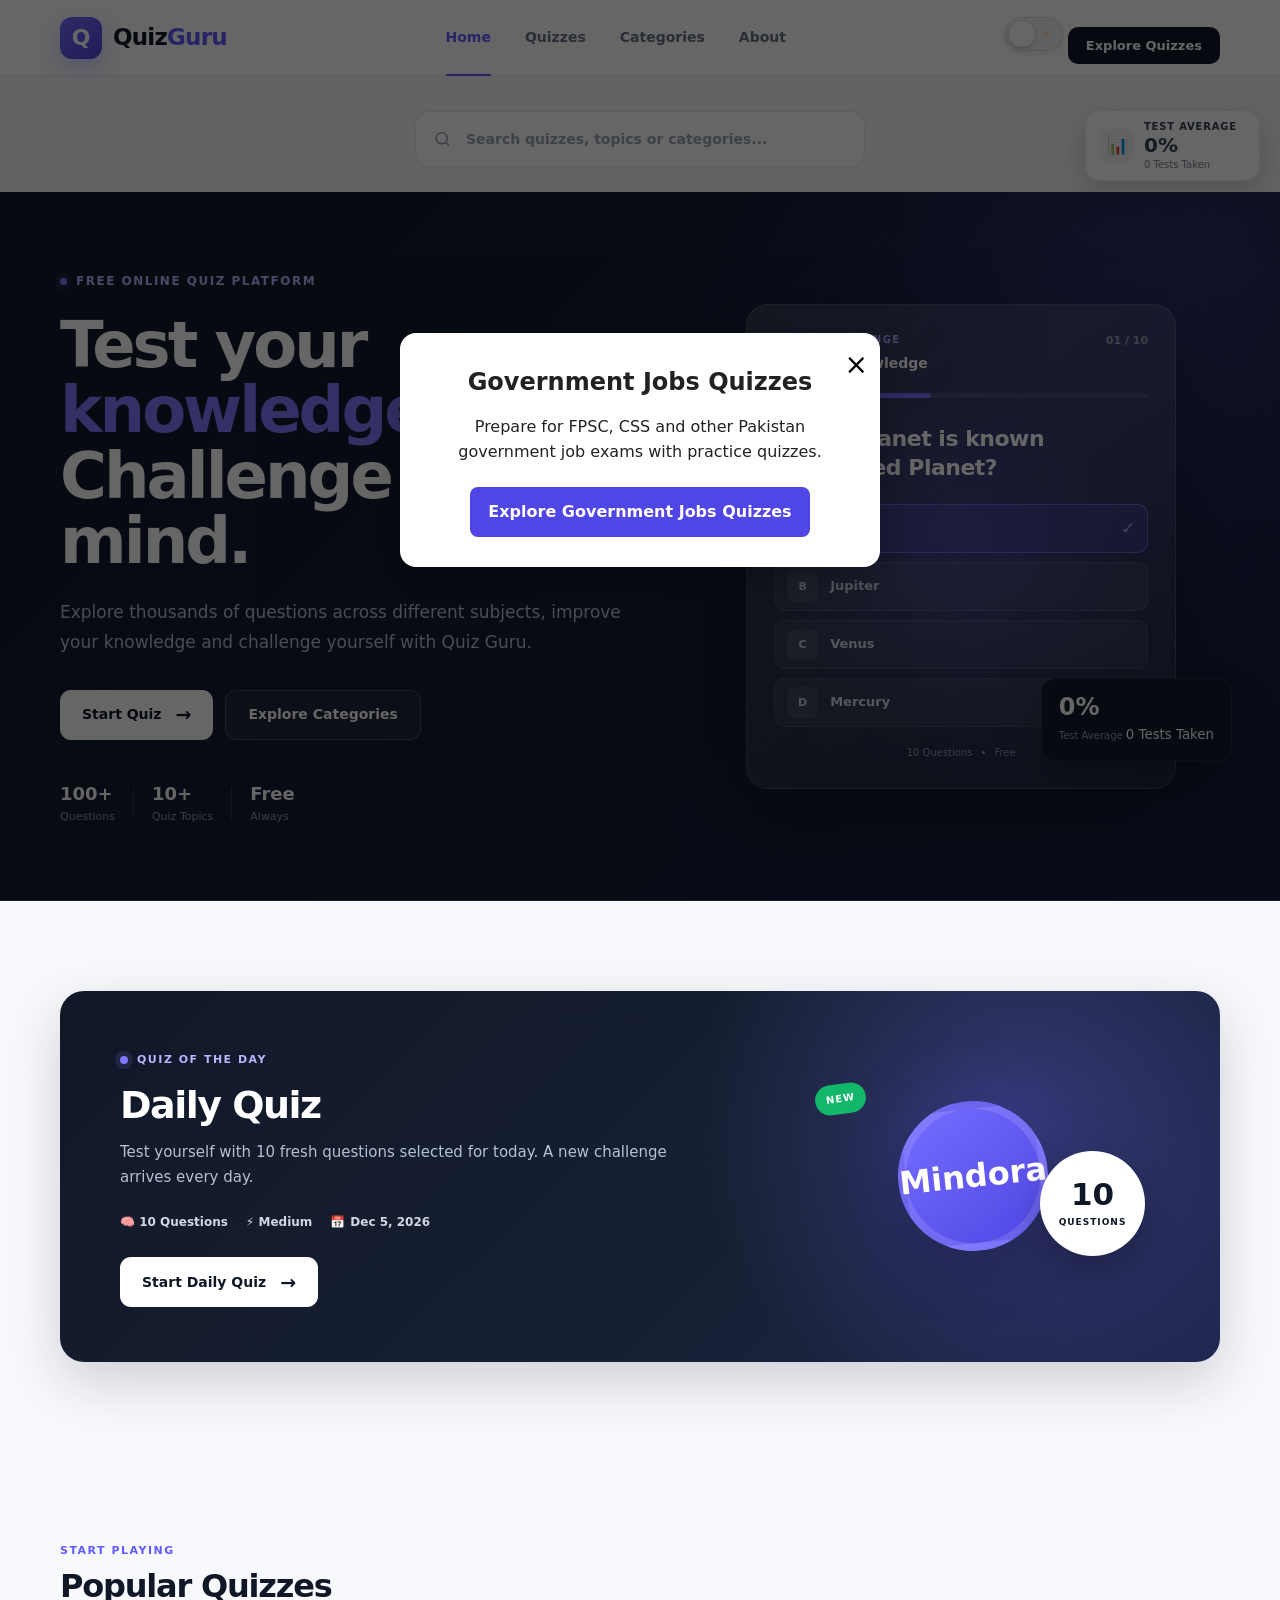
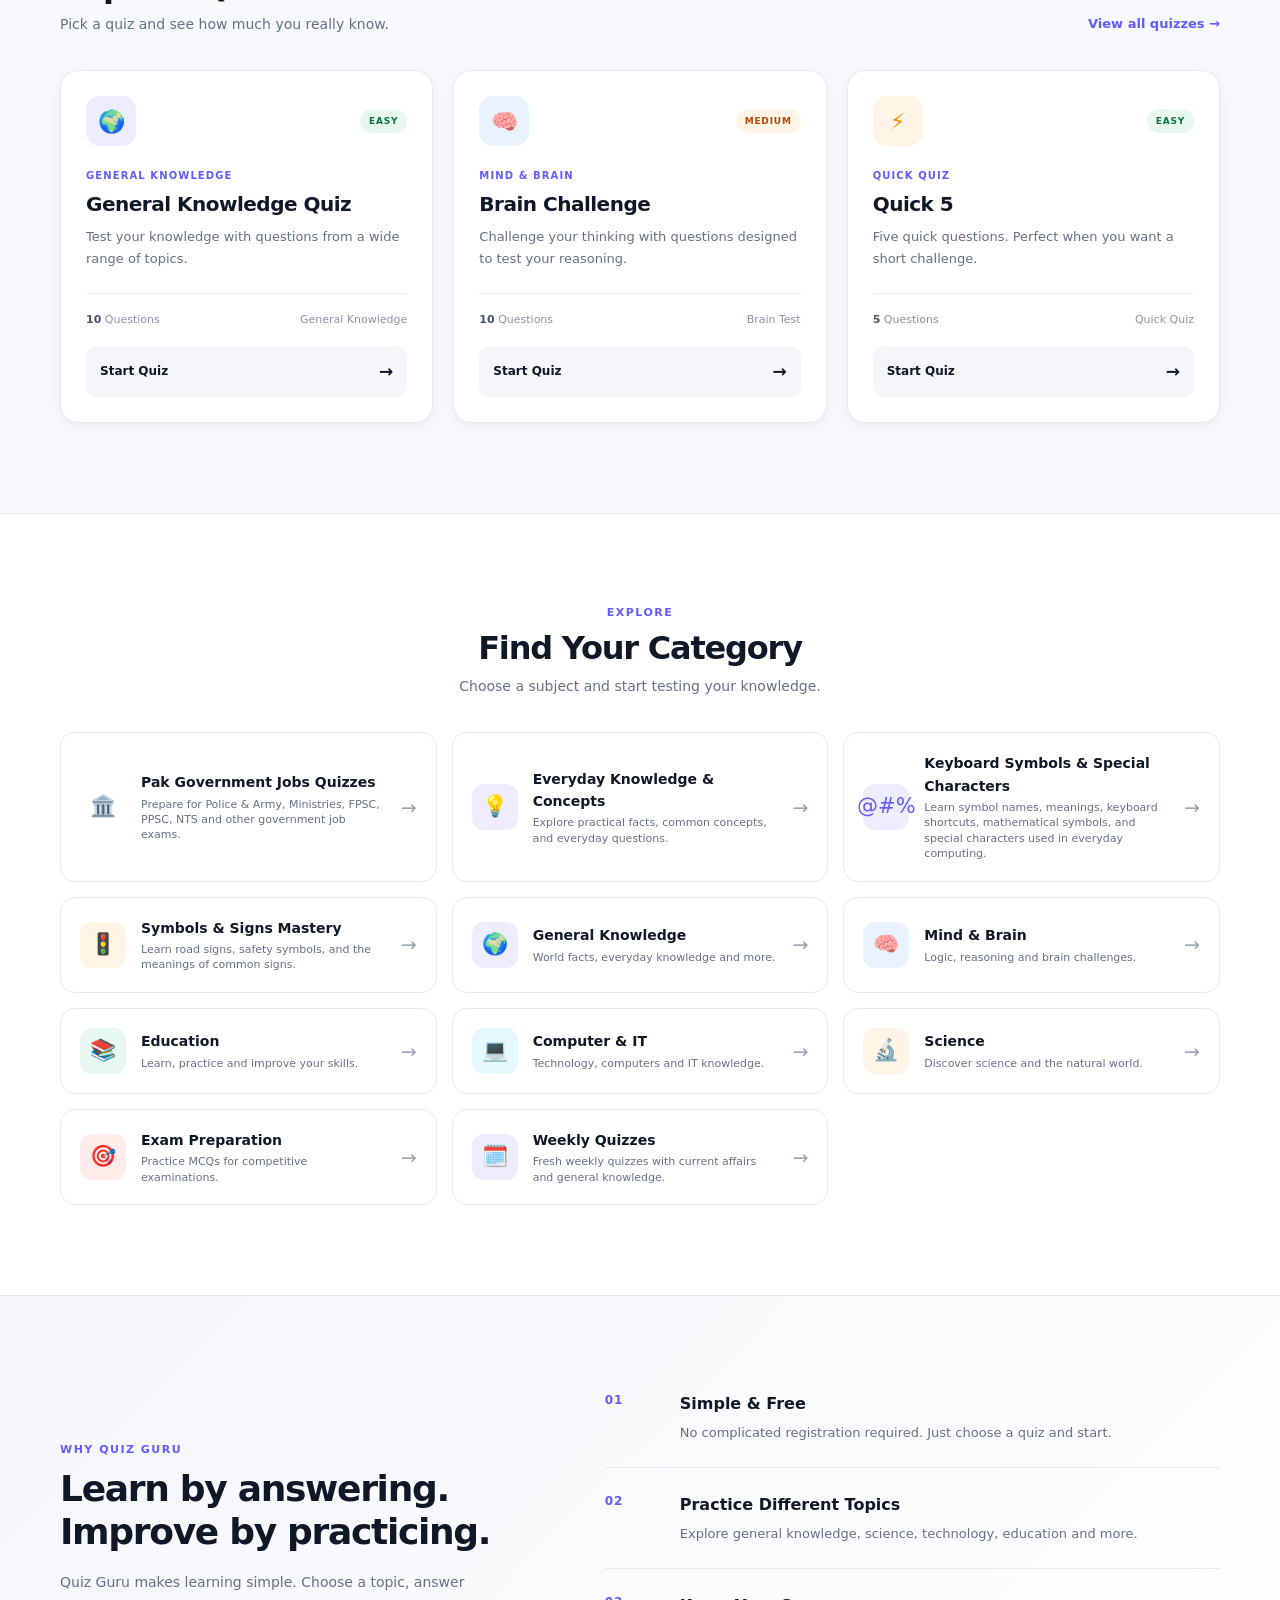
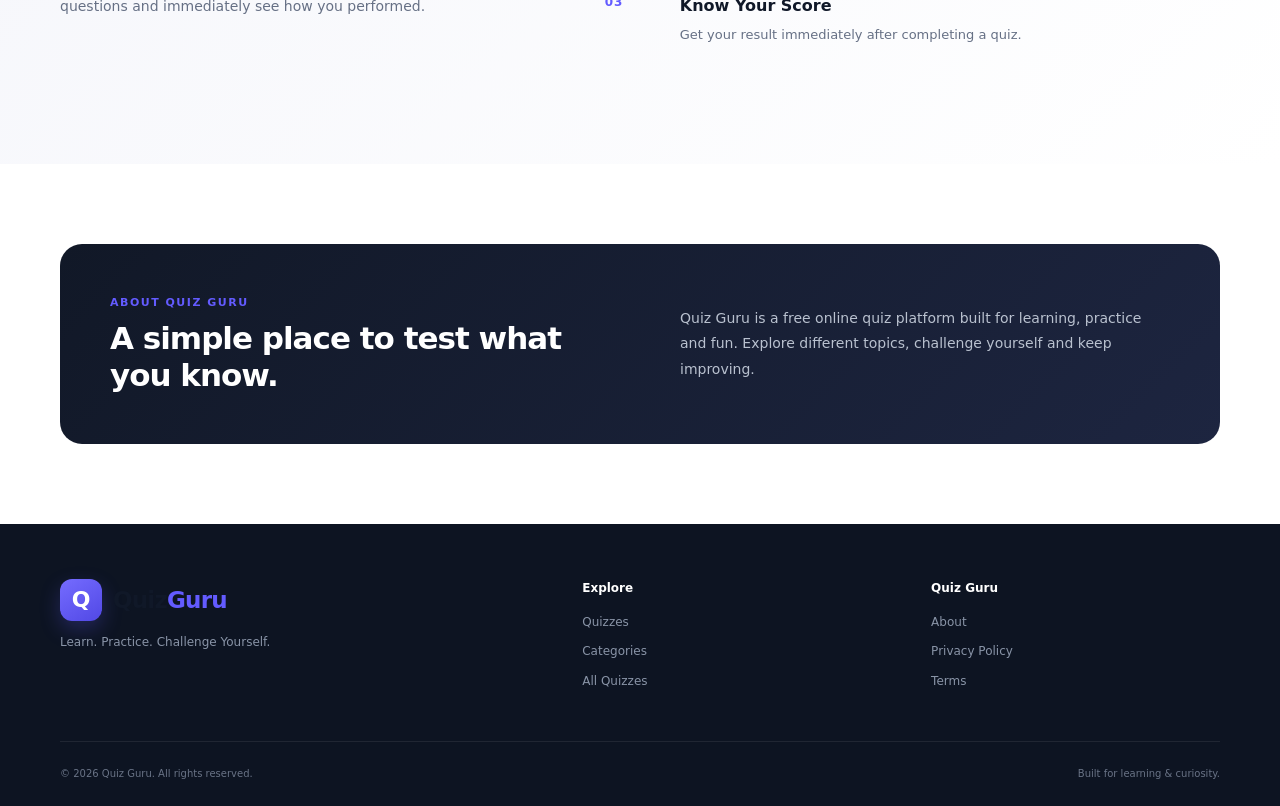
<file: index.html>
<!DOCTYPE html>
<html lang="en">

<head>

    <meta charset="UTF-8">

    <meta
        name="viewport"
        content="width=device-width, initial-scale=1.0"
    >

    <title>Quiz Guru — Test Your Knowledge</title>
    <link rel="icon" type="image/png" sizes="96x96" href="/favicon-96x96.png">

    <meta
        name="description"
        content="Quiz Guru is a free online quiz platform for general knowledge, science, history, computer, education and exam preparation."
    >

    <link
        rel="stylesheet"
        href="css/style.css"
    >
    <link
    rel="icon"
    type="image/svg+xml"
    href="data:image/svg+xml,%3Csvg xmlns='http://www.w3.org/2000/svg' viewBox='0 0 100 100'%3E%3Cdefs%3E%3ClinearGradient id='g' x1='0%25' y1='0%25' x2='100%25' y2='100%25'%3E%3Cstop offset='0%25' stop-color='%23756cff'/%3E%3Cstop offset='100%25' stop-color='%235148e5'/%3E%3C/linearGradient%3E%3C/defs%3E%3Crect width='100' height='100' rx='22' fill='url(%23g)'/%3E%3Ctext x='50' y='72' text-anchor='middle' font-family='Arial,sans-serif' font-size='62' font-weight='900' fill='white'%3EQ%3C/text%3E%3C/svg%3E"
>

</head>


<body>


    <!-- =========================
         HEADER
    ========================== -->

    <header class="site-header">

        <div class="container header-inner">

            <a
                href="index.html"
                class="brand"
            >

                <span class="brand-mark">
                    Q
                </span>

                <span class="brand-name">
                    Quiz<span>Guru</span>
                </span>

            </a>


            <nav class="main-nav">

                <a
                    href="index.html"
                    class="active"
                >
                    Home
                </a>

                <a href="#quizzes">
                    Quizzes
                </a>

                <a href="#categories">
                    Categories
                </a>

                <a href="#about">
                    About
                </a>

            </nav>


           <div class="header-actions">

    <button
    type="button"
    class="theme-toggle"
    id="themeToggle"
    aria-label="Switch to dark mode"
    title="Toggle dark mode"
>
    <span class="theme-toggle-track">
        <span class="theme-toggle-icon theme-toggle-moon">☾</span>
        <span class="theme-toggle-icon theme-toggle-sun">☀</span>
        <span class="theme-toggle-knob"></span>
    </span>
</button>


    <a
        href="pages/all-quizzes.html"
        class="header-button"
    >
        Explore Quizzes
    </a>

</div>

    </header>



    <!-- =========================
         SEARCH
    ========================== -->

    <section class="search-section">
    <div class="container">

        <div class="quiz-search-row">

            <div class="quiz-search">

                <svg
                    class="quiz-search-icon"
                    viewBox="0 0 24 24"
                    fill="none"
                    stroke="currentColor"
                    stroke-width="2"
                    aria-hidden="true"
                >
                    <circle cx="11" cy="11" r="7"></circle>
                    <path d="M20 20l-4-4"></path>
                </svg>

                <input
                    type="search"
                    id="quizSearch"
                    placeholder="Search quizzes, topics or categories..."
                    autocomplete="off"
                >

                <button
                    type="button"
                    id="quizSearchClear"
                    class="quiz-search-clear"
                    aria-label="Clear search"
                >
                    ×
                </button>

            </div>

            <div class="test-average-float">
                <div class="test-average-icon">📊</div>

                <div class="test-average-content">
                    <span class="test-average-label">
                        TEST AVERAGE
                    </span>

                    <strong id="testAverage">
                        0%
                    </strong>

                    <span id="testsTaken" class="test-average-count">
                        0 Tests Taken
                    </span>
                </div>
            </div>

        </div>

        <div
            id="searchResultsInfo"
            class="search-results-info"
            aria-live="polite"
        ></div>

    </div>
</section>



    <main>


        <!-- =========================
             HERO
        ========================== -->

        <section class="hero">

            <div class="hero-background"></div>


            <div class="container hero-layout">


                <div class="hero-content">


                    <div class="eyebrow">

                        <span></span>

                        FREE ONLINE QUIZ PLATFORM

                    </div>


                    <h1>

                        Test your
                        <span>knowledge.</span>

                        <br>

                        Challenge your mind.

                    </h1>


                    <p class="hero-description">

                        Explore thousands of questions across
                        different subjects, improve your knowledge
                        and challenge yourself with Quiz Guru.

                    </p>


                    <div class="hero-actions">

                        <a
                            href="#quizzes"
                            class="primary-button"
                        >

                            Start Quiz

                            <span>
                                →
                            </span>

                        </a>


                        <a
                            href="#categories"
                            class="secondary-button"
                        >

                            Explore Categories

                        </a>

                    </div>


                    <div class="hero-stats">


                        <div class="hero-stat">

                            <strong>
                                100+
                            </strong>

                            <span>
                                Questions
                            </span>

                        </div>


                        <div class="stat-divider"></div>


                        <div class="hero-stat">

                            <strong>
                                10+
                            </strong>

                            <span>
                                Quiz Topics
                            </span>

                        </div>


                        <div class="stat-divider"></div>


                        <div class="hero-stat">

                            <strong>
                                Free
                            </strong>

                            <span>
                                Always
                            </span>

                        </div>

                    </div>

                </div>



                <!-- Hero Quiz Preview -->

                <div class="hero-preview">

                    <div class="preview-glow"></div>


                    <div class="preview-card">


                        <div class="preview-top">

                            <div>

                                <span class="preview-label">
                                    QUICK CHALLENGE
                                </span>

                                <strong>
                                    General Knowledge
                                </strong>

                            </div>


                            <span class="preview-number">
                                01 / 10
                            </span>

                        </div>


                        <div class="preview-progress">

                            <span></span>

                        </div>


                        <h3>

                            Which planet is known<br>
                            as the Red Planet?

                        </h3>


                        <div class="preview-answer selected">

                            <span class="answer-letter">
                                A
                            </span>

                            <span>
                                Mars
                            </span>

                            <span class="answer-check">
                                ✓
                            </span>

                        </div>


                        <div class="preview-answer">

                            <span class="answer-letter">
                                B
                            </span>

                            <span>
                                Jupiter
                            </span>

                        </div>


                        <div class="preview-answer">

                            <span class="answer-letter">
                                C
                            </span>

                            <span>
                                Venus
                            </span>

                        </div>


                        <div class="preview-answer">

                            <span class="answer-letter">
                                D
                            </span>

                            <span>
                                Mercury
                            </span>

                        </div>


                        <div class="preview-footer">

                            <span>
                                10 Questions
                            </span>

                            <span>
                                •
                            </span>

                            <span>
                                Free
                            </span>

                        </div>

                    </div>


                    <!-- =========================
                         TEST AVERAGE
                    ========================== -->

                    <div class="score-badge">

                        <strong id="testAverage">
                            0%
                        </strong>

                        <span>
                            Test Average
                        </span>

                        <small id="testsTaken">
                            0 Tests Taken
                        </small>

                    </div>

                </div>

            </div>

        </section>

<!-- =========================
     DAILY QUIZ
========================== -->

<section class="section daily-quiz-section" id="dailyQuiz">
    <div class="container">

        <div class="daily-quiz-card">

            <div class="daily-quiz-content">

                <div class="daily-quiz-badge">
                    <span class="daily-quiz-badge-dot"></span>
                    QUIZ OF THE DAY
                </div>

                <h2>Daily Quiz</h2>

                <p id="dailyQuizDescription">
                    Test yourself with 10 fresh questions selected for today.
                    A new challenge arrives every day.
                </p>

                <div class="daily-quiz-info">
                    <span>🧠 10 Questions</span>
                    <span>⚡ Medium</span>
                    <span>📅 <strong id="dailyQuizDate"></strong></span>
                </div>

                <a
                    id="dailyQuizButton"
                    href="#"
                    class="primary-button daily-quiz-button"
                >
                    Start Daily Quiz
                    <span>→</span>
                </a>

            </div>

            <div class="daily-quiz-visual" aria-hidden="true">

                <div class="daily-quiz-main-circle">
                    <span> Mindora </span>
                </div>

                <div class="daily-quiz-number">
                    <strong>10</strong>
                    <span>QUESTIONS</span>
                </div>

                <div class="daily-quiz-new">
                    NEW
                </div>

            </div>

        </div>

    </div>
</section>

        <!-- =========================
             POPULAR QUIZZES
        ========================== -->

        <section
            class="section quizzes-section"
            id="quizzes"
        >

            <div class="container">


                <div class="section-header">


                    <div>

                        <span class="section-kicker">
                            START PLAYING
                        </span>


                        <h2>
                            Popular Quizzes
                        </h2>


                        <p>
                            Pick a quiz and see how much you really know.
                        </p>

                    </div>


                    <a
                        href="pages/all-quizzes.html"
                        class="view-link"
                    >
                        View all quizzes →
                    </a>

                </div>



                <div class="quiz-grid">


                    <!-- GENERAL KNOWLEDGE -->

                    <article class="quiz-card featured-card">


                        <div class="card-top">

                            <div class="quiz-icon purple-icon">

                                <span>
                                    🌍
                                </span>

                            </div>


                            <span class="difficulty easy">
                                EASY
                            </span>

                        </div>


                        <span class="card-category">
                            GENERAL KNOWLEDGE
                        </span>


                        <h3>
                            General Knowledge Quiz
                        </h3>


                        <p>
                            Test your knowledge with questions
                            from a wide range of topics.
                        </p>


                        <div class="card-meta">

                            <span>
                                <b>10</b> Questions
                            </span>


                            <span>
                                General Knowledge
                            </span>

                        </div>


                        <a
                            href="pages/quiz.html?quiz=general-knowledge-1"
                            class="card-button"
                        >

                            Start Quiz

                            <span>
                                →
                            </span>

                        </a>

                    </article>



                    <!-- BRAIN CHALLENGE -->

                    <article class="quiz-card">


                        <div class="card-top">

                            <div class="quiz-icon blue-icon">

                                <span>
                                    🧠
                                </span>

                            </div>


                            <span class="difficulty medium">
                                MEDIUM
                            </span>

                        </div>


                        <span class="card-category">
                            MIND &amp; BRAIN
                        </span>


                        <h3>
                            Brain Challenge
                        </h3>


                        <p>
                            Challenge your thinking with questions
                            designed to test your reasoning.
                        </p>


                        <div class="card-meta">

                            <span>
                                <b>10</b> Questions
                            </span>


                            <span>
                                Brain Test
                            </span>

                        </div>


                        <a
                            href="pages/quiz.html?quiz=mind-test-1"
                            class="card-button"
                        >

                            Start Quiz

                            <span>
                                →
                            </span>

                        </a>

                    </article>



                    <!-- QUICK 5 -->

                    <article class="quiz-card">


                        <div class="card-top">

                            <div class="quiz-icon orange-icon">

                                <span>
                                    ⚡
                                </span>

                            </div>


                            <span class="difficulty easy">
                                EASY
                            </span>

                        </div>


                        <span class="card-category">
                            QUICK QUIZ
                        </span>


                        <h3>
                            Quick 5
                        </h3>


                        <p>
                            Five quick questions. Perfect when
                            you want a short challenge.
                        </p>


                        <div class="card-meta">

                            <span>
                                <b>5</b> Questions
                            </span>


                            <span>
                                Quick Quiz
                            </span>

                        </div>


                        <a
                            href="pages/quiz.html?quiz=quick-5-1"
                            class="card-button"
                        >

                            Start Quiz

                            <span>
                                →
                            </span>

                        </a>

                    </article>


                </div>

            </div>

        </section>



        <!-- =========================
             CATEGORIES
        ========================== -->

        <section
            class="section categories-section"
            id="categories"
        >

            <div class="container">


                <div class="section-header centered-header">


                    <div>

                        <span class="section-kicker">
                            EXPLORE
                        </span>


                        <h2>
                            Find Your Category
                        </h2>


                        <p>
                            Choose a subject and start testing
                            your knowledge.
                        </p>

                    </div>

                </div>



                <div class="category-grid">
                    <a href="pages/category.html?category=Pak%20Government%20Jobs%20Quizzes" class="category-card">
    <div class="category-icon">🏛️</div>
    <div class="category-info">
        <h3>Pak Government Jobs Quizzes</h3>
        <p>Prepare for Police & Army, Ministries, FPSC, PPSC, NTS and other government job exams.</p>
    </div>
    <span class="category-arrow">→</span>
</a>

<!-- EVERYDAY KNOWLEDGE & CONCEPTS -->
<a
    href="pages/category.html?category=Everyday%20Knowledge%20%26%20Concepts"
    class="category-card"
>
    <div class="category-icon purple-icon">💡</div>

    <div class="category-info">
        <h3>Everyday Knowledge &amp; Concepts</h3>
        <p>Explore practical facts, common concepts, and everyday questions.</p>
    </div>

    <span class="category-arrow">→</span>
</a>

<!-- KEYBOARD SYMBOLS & SPECIAL CHARACTERS -->
<a
    href="pages/category.html?category=Keyboard%20Symbols%20%26%20Special%20Characters"
    class="category-card"
>
    <div class="category-icon purple-icon">@#%</div>

    <div class="category-info">
        <h3>Keyboard Symbols &amp; Special Characters</h3>
        <p>Learn symbol names, meanings, keyboard shortcuts, mathematical symbols, and special characters used in everyday computing.</p>
    </div>

    <span class="category-arrow">→</span>
</a>
                    
<!-- SYMBOLS & SIGNS MASTERY -->
<a
    href="pages/category.html?category=Symbols%20%26%20Signs%20Mastery"
    class="category-card"
>
    <div class="category-icon orange-icon">🚦</div>

    <div class="category-info">
        <h3>Symbols &amp; Signs Mastery</h3>
        <p>Learn road signs, safety symbols, and the meanings of common signs.</p>
    </div>

    <span class="category-arrow">→</span>
</a>
                    <!-- GENERAL KNOWLEDGE -->

                    <a
                        href="pages/category.html?category=General%20Knowledge"
                        class="category-card"
                    >

                        <div class="category-icon purple-icon">
                            🌍
                        </div>


                        <div>

                            <h3>
                                General Knowledge
                            </h3>

                            <p>
                                World facts, everyday knowledge and more.
                            </p>

                        </div>


                        <span class="category-arrow">
                            →
                        </span>

                    </a>



                    <!-- MIND & BRAIN -->

                    <a
                        href="pages/category.html?category=Mind%20%26%20Brain"
                        class="category-card"
                    >

                        <div class="category-icon blue-icon">
                            🧠
                        </div>


                        <div>

                            <h3>
                                Mind &amp; Brain
                            </h3>

                            <p>
                                Logic, reasoning and brain challenges.
                            </p>

                        </div>


                        <span class="category-arrow">
                            →
                        </span>

                    </a>



                    <!-- EDUCATION -->

                    <a
                        href="pages/category.html?category=Education"
                        class="category-card"
                    >

                        <div class="category-icon green-icon">
                            📚
                        </div>


                        <div>

                            <h3>
                                Education
                            </h3>

                            <p>
                                Learn, practice and improve your skills.
                            </p>

                        </div>


                        <span class="category-arrow">
                            →
                        </span>

                    </a>



                    <!-- COMPUTER & IT -->

                    <a
                        href="pages/category.html?category=Computer%20%26%20IT"
                        class="category-card"
                    >

                        <div class="category-icon cyan-icon">
                            💻
                        </div>


                        <div>

                            <h3>
                                Computer &amp; IT
                            </h3>

                            <p>
                                Technology, computers and IT knowledge.
                            </p>

                        </div>


                        <span class="category-arrow">
                            →
                        </span>

                    </a>



                    <!-- SCIENCE -->

                    <a
                        href="pages/category.html?category=Science"
                        class="category-card"
                    >

                        <div class="category-icon orange-icon">
                            🔬
                        </div>


                        <div>

                            <h3>
                                Science
                            </h3>

                            <p>
                                Discover science and the natural world.
                            </p>

                        </div>


                        <span class="category-arrow">
                            →
                        </span>

                    </a>



                    <!-- EXAM PREPARATION -->

                    <a
                        href="#"
                        class="category-card"
                    >

                        <div class="category-icon red-icon">
                            🎯
                        </div>


                        <div>

                            <h3>
                                Exam Preparation
                            </h3>

                            <p>
                                Practice MCQs for competitive examinations.
                            </p>

                        </div>


                        <span class="category-arrow">
                            →
                        </span>

                    </a>
                    <!-- WEEKLY QUIZZES -->

                    <a
                        href="pages/category.html?category=Weekly%20Quizzes"
                        class="category-card"
                    >

                        <div class="category-icon purple-icon">
                            🗓️
                        </div>

                        <div>

                            <h3>
                                Weekly Quizzes
                            </h3>

                            <p>
                                Fresh weekly quizzes with current affairs and general knowledge.
                            </p>

                        </div>

                        <span class="category-arrow">
                            →
                        </span>

                    </a>




                </div>

            </div>

        </section>


        <!-- =========================
             WHY QUIZ GURU
        ========================== -->

        <section class="why-section">

            <div class="container why-layout">


                <div class="why-heading">


                    <span class="section-kicker">
                        WHY QUIZ GURU
                    </span>


                    <h2>
                        Learn by answering.
                        Improve by practicing.
                    </h2>


                    <p>
                        Quiz Guru makes learning simple.
                        Choose a topic, answer questions and
                        immediately see how you performed.
                    </p>

                </div>



                <div class="feature-list">


                    <div class="feature-item">

                        <div class="feature-number">
                            01
                        </div>


                        <div>

                            <h3>
                                Simple &amp; Free
                            </h3>


                            <p>
                                No complicated registration required.
                                Just choose a quiz and start.
                            </p>

                        </div>

                    </div>



                    <div class="feature-item">

                        <div class="feature-number">
                            02
                        </div>


                        <div>

                            <h3>
                                Practice Different Topics
                            </h3>


                            <p>
                                Explore general knowledge, science,
                                technology, education and more.
                            </p>

                        </div>

                    </div>



                    <div class="feature-item">

                        <div class="feature-number">
                            03
                        </div>


                        <div>

                            <h3>
                                Know Your Score
                            </h3>


                            <p>
                                Get your result immediately after
                                completing a quiz.
                            </p>

                        </div>

                    </div>


                </div>

            </div>

        </section>



        <!-- =========================
             ABOUT
        ========================== -->

        <section
            class="about-section"
            id="about"
        >

            <div class="container about-box">


                <div>

                    <span class="section-kicker">
                        ABOUT QUIZ GURU
                    </span>


                    <h2>
                        A simple place to test what you know.
                    </h2>

                </div>


                <p>
                    Quiz Guru is a free online quiz platform
                    built for learning, practice and fun.
                    Explore different topics, challenge yourself
                    and keep improving.
                </p>


            </div>

        </section>


    </main>



    <!-- =========================
         FOOTER
    ========================== -->

    <footer class="site-footer">


        <div class="container footer-main">


            <div class="footer-brand">


                <a
                    href="index.html"
                    class="brand"
                >

                    <span class="brand-mark">
                        Q
                    </span>


                    <span class="brand-name">
                        Quiz<span>Guru</span>
                    </span>

                </a>


                <p>
                    Learn. Practice. Challenge Yourself.
                </p>

            </div>



            <div class="footer-column">


                <h4>
                    Explore
                </h4>


                <a href="#quizzes">
                    Quizzes
                </a>


                <a href="#categories">
                    Categories
                </a>


                <a href="pages/all-quizzes.html">
                    All Quizzes
                </a>

            </div>



            <div class="footer-column">


                <h4>
                    Quiz Guru
                </h4>


                <a href="#about">
                    About
                </a>


                <a href="#">
                    Privacy Policy
                </a>


                <a href="#">
                    Terms
                </a>

            </div>


        </div>



        <div class="container footer-bottom">


            <span>
                © 2026 Quiz Guru. All rights reserved.
            </span>


            <span>
                Built for learning &amp; curiosity.
            </span>


        </div>


    </footer>



    <!-- =========================
         SCRIPTS
    ========================== -->

    <script src="js/test-average.js"></script>
<script src="app.js"></script>
<script src="js/theme.js"></script>
<!-- Government Jobs Popup -->
<div id="govJobsPopup" class="gov-jobs-popup">
    <div class="gov-jobs-popup-content">
        <button
            class="gov-jobs-popup-close"
            onclick="closeGovJobsPopup()"
        >
            ×
        </button>

        <h2>Government Jobs Quizzes</h2>

        <p>
            Prepare for FPSC, CSS and other Pakistan government job exams
            with practice quizzes.
        </p>

        <a
            href="pages/category.html?category=Pak%20Government%20Jobs%20Quizzes"
            class="gov-jobs-popup-btn"
        >
            Explore Government Jobs Quizzes
        </a>
    </div>
</div>

<script>
function closeGovJobsPopup() {
    const popup =
        document.getElementById("govJobsPopup");

    if (popup) {
        popup.style.display = "none";
    }
}

window.addEventListener("load", function () {
    const popup =
        document.getElementById("govJobsPopup");

    if (popup) {
        setTimeout(function () {
            popup.style.display = "flex";
        }, 800);
    }
});
</script>
<style>
.gov-jobs-popup {
    display: none;
    position: fixed;
    inset: 0;
    background: rgba(0, 0, 0, 0.6);
    align-items: center;
    justify-content: center;
    z-index: 9999;
    padding: 20px;
}

.gov-jobs-popup-content {
    position: relative;
    width: 100%;
    max-width: 480px;
    padding: 30px;
    border-radius: 16px;
    background: #ffffff;
    color: #222222;
    text-align: center;
    box-shadow: 0 15px 40px rgba(0, 0, 0, 0.25);
}

.gov-jobs-popup-content h2 {
    margin: 0 0 12px;
}

.gov-jobs-popup-content p {
    margin: 0 0 22px;
    line-height: 1.6;
}

.gov-jobs-popup-close {
    position: absolute;
    top: 10px;
    right: 12px;
    border: 0;
    background: transparent;
    font-size: 28px;
    cursor: pointer;
}

.gov-jobs-popup-btn {
    display: inline-block;
    padding: 12px 18px;
    border-radius: 8px;
    background: #4f46e5;
    color: #ffffff;
    text-decoration: none;
    font-weight: 700;
}

body.dark-mode .gov-jobs-popup-content {
    background: #151b26;
    color: #ffffff;
}
</style>
</body>

</html>
</file>
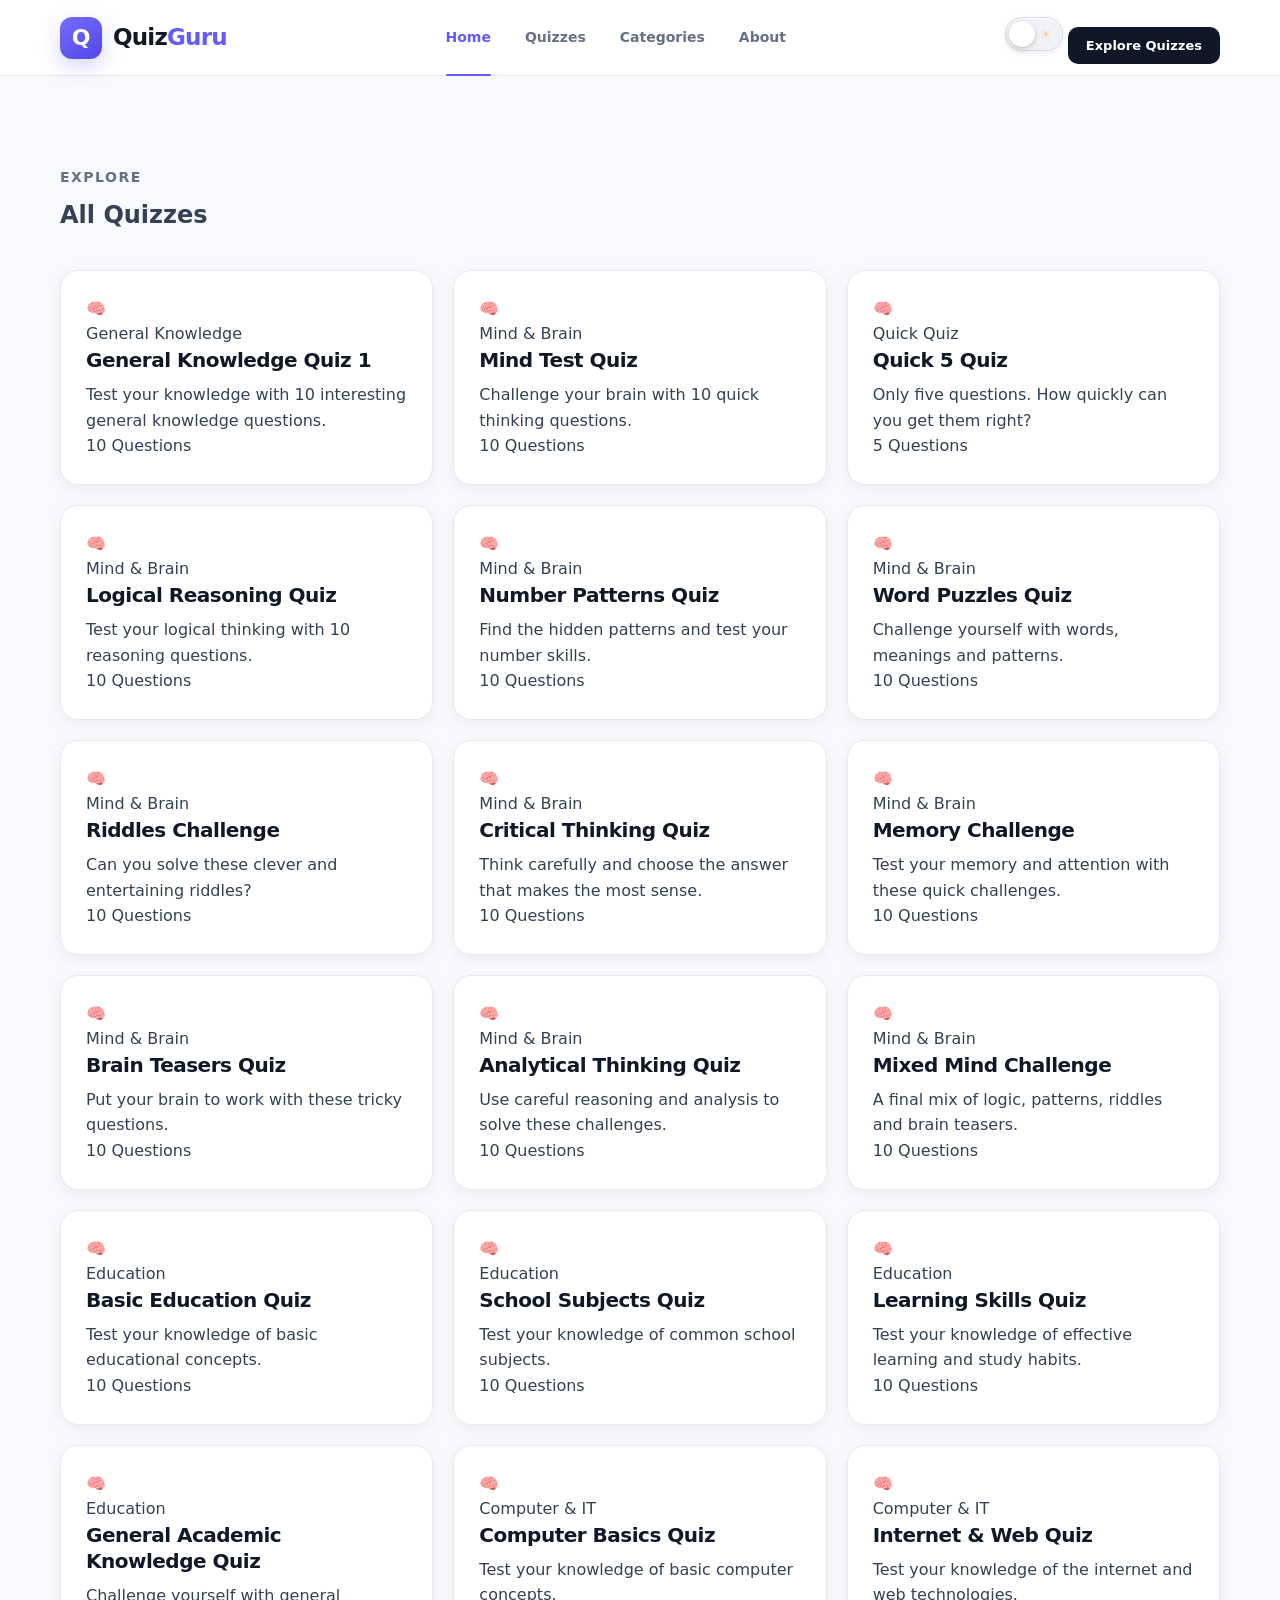
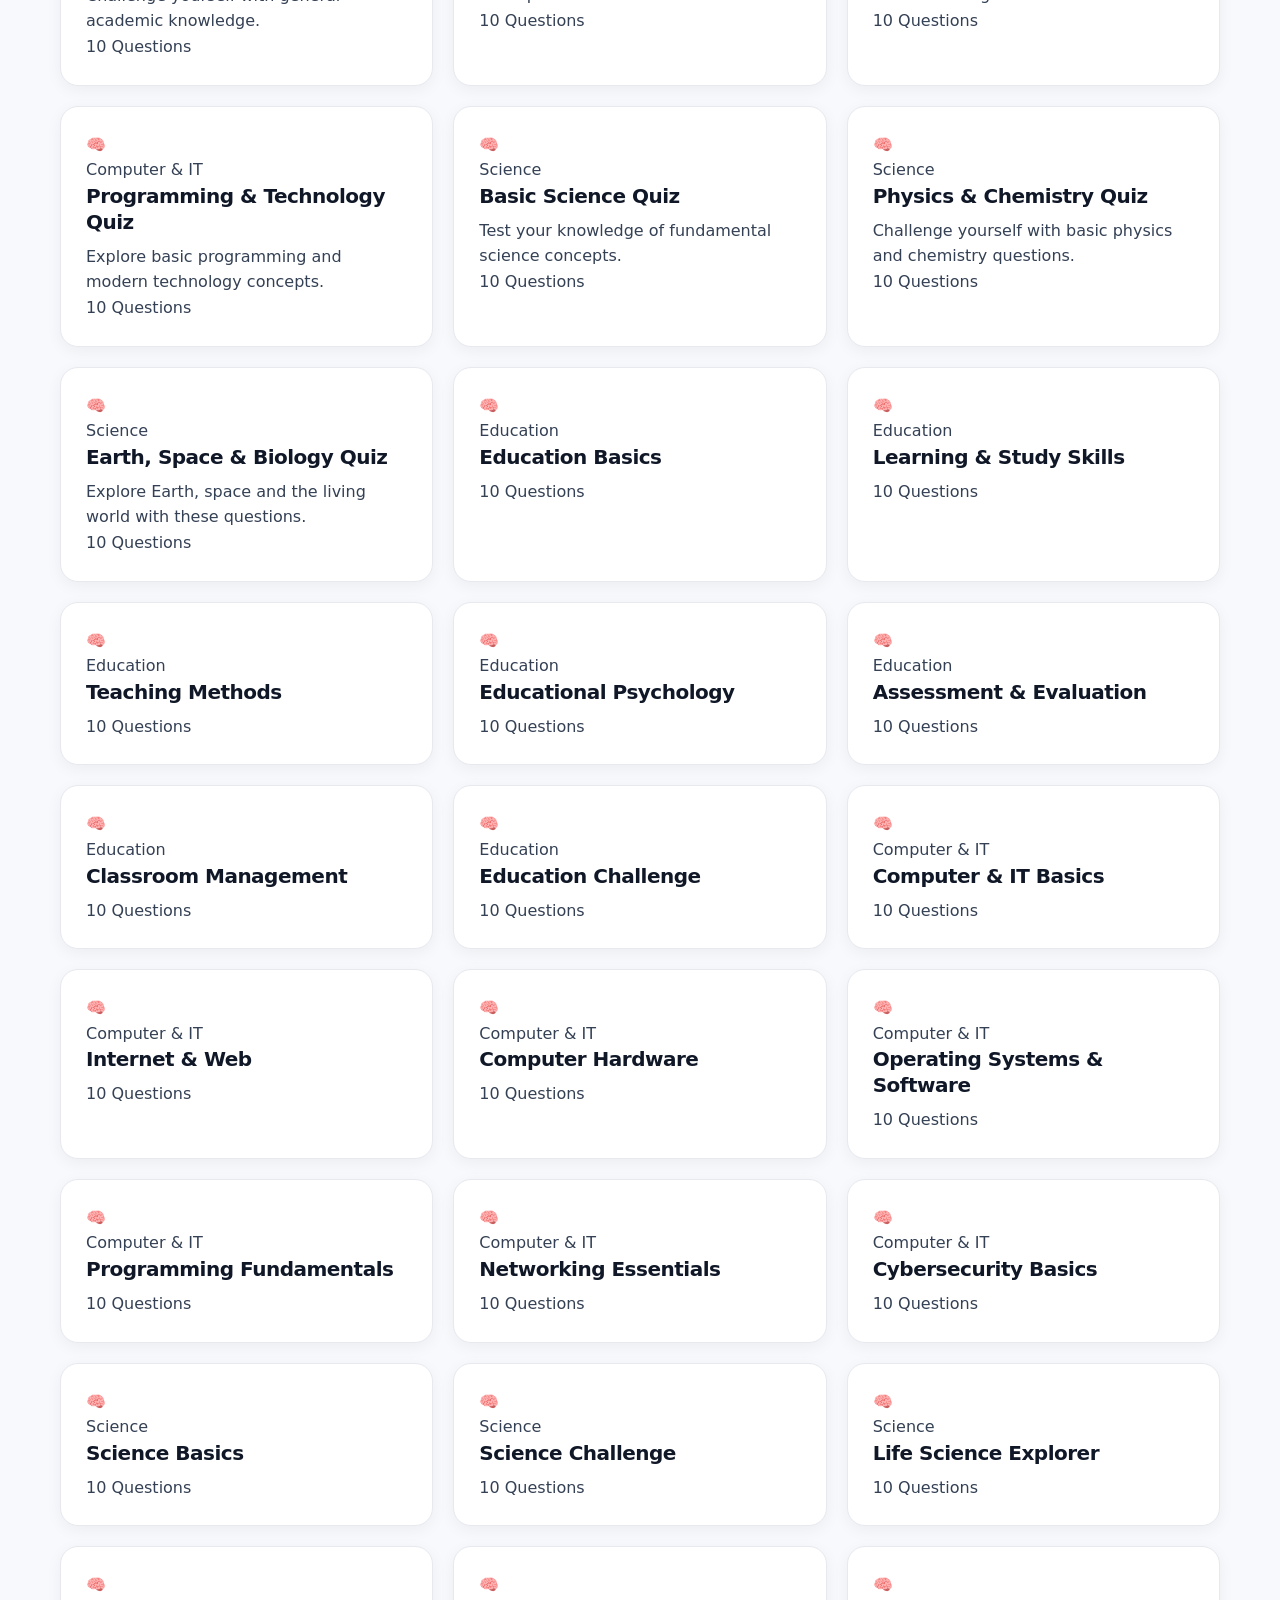
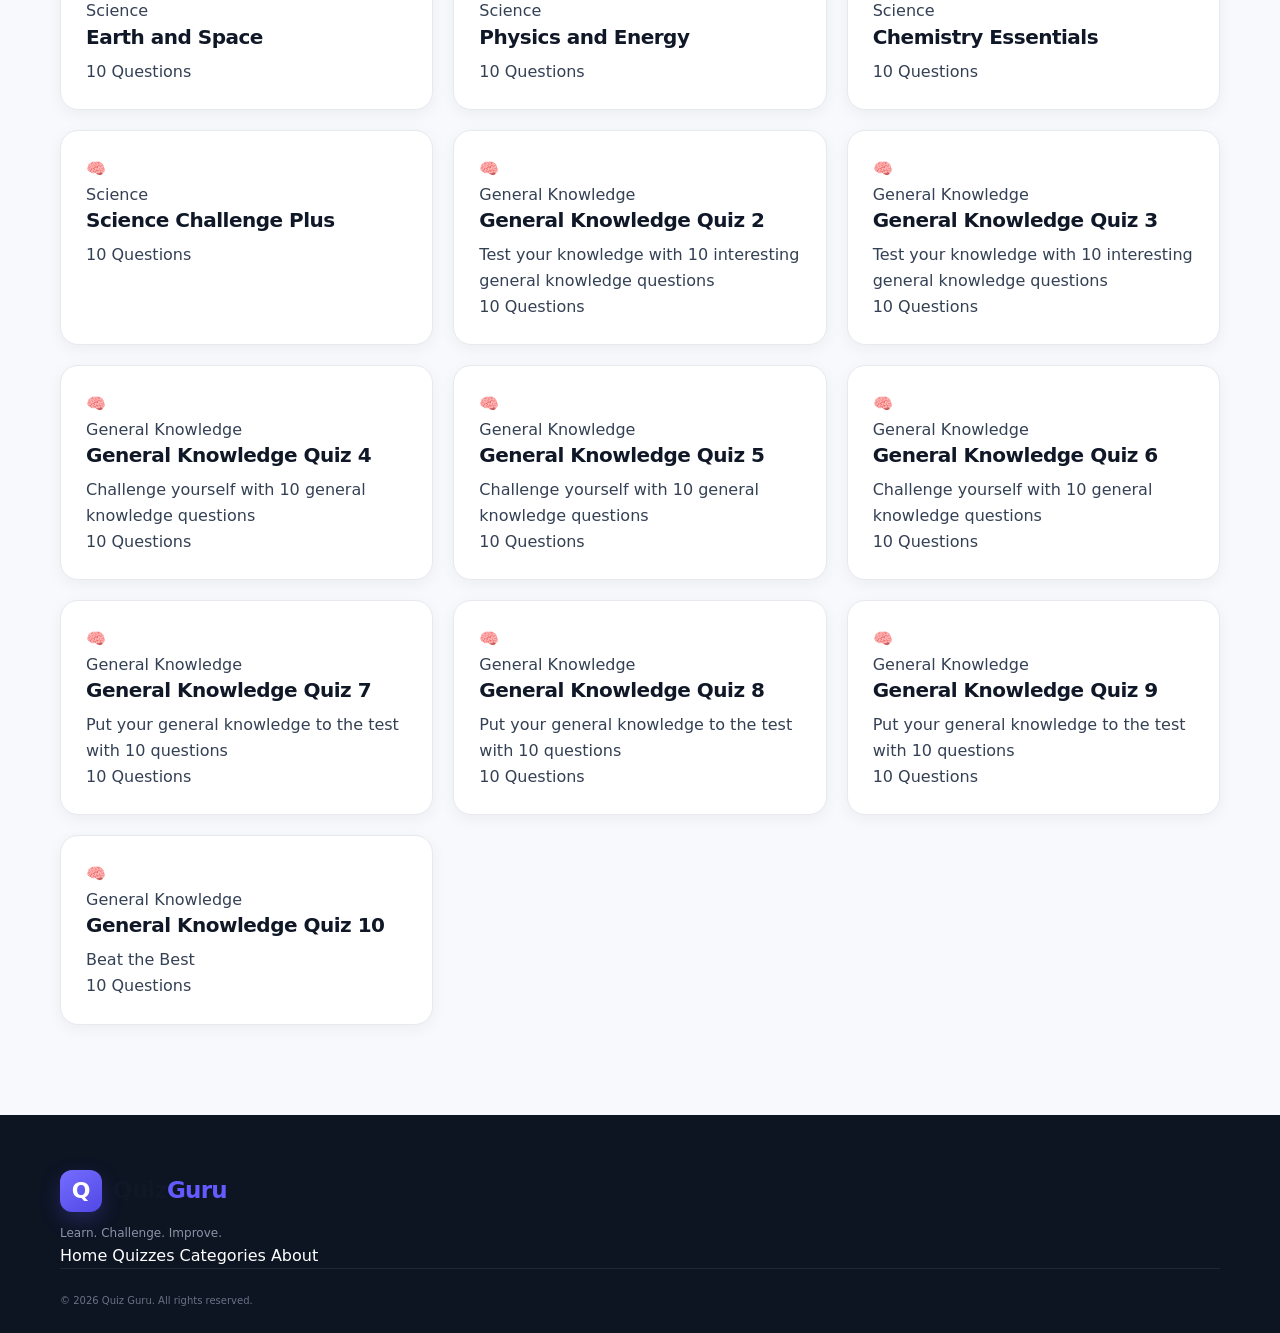
<file: all-quizzes.html>
<!DOCTYPE html>
<html lang="en">
<head>
    <meta charset="UTF-8">
    <meta name="viewport" content="width=device-width, initial-scale=1.0">

    <title>Quiz Guru - All Quizzes</title>

    <meta
        name="description"
        content="Browse all quizzes on Quiz Guru."
    >

    <link rel="stylesheet" href="../css/style.css">
</head>

<body>

    <!-- =========================
         HEADER
    ========================== -->
    <header class="site-header">

        <div class="container header-inner">

            <a href="../index.html" class="brand">
                <span class="brand-mark">Q</span>

                <span class="brand-name">
                    Quiz<span>Guru</span>
                </span>
            </a>

            <nav class="main-nav">

                <a href="../index.html">
                    Home
                </a>

                <a href="../index.html#quizzes">
                    Quizzes
                </a>

                <a href="../index.html#categories">
                    Categories
                </a>

                <a href="../index.html#about">
                    About
                </a>

            </nav>

            <div class="header-actions">

                <button
                    type="button"
                    class="theme-toggle"
                    id="themeToggle"
                    aria-label="Switch to dark mode"
                    title="Toggle dark mode"
                >
                    ☾
                </button>

                <a
                    href="../index.html#quizzes"
                    class="header-button"
                >
                    Explore Quizzes
                </a>

            </div>

        </div>

    </header>


    <!-- =========================
         MAIN CONTENT
    ========================== -->
    <main>

        <section class="section">

            <div class="container">

                <div class="section-header">

                    <div>

                        <p class="section-kicker">
                            EXPLORE
                        </p>

                        <h1>
                            All Quizzes
                        </h1>

                    </div>

                </div>


                <div
                    id="allQuizzesGrid"
                    class="quiz-grid"
                >
                    <p>
                        Loading quizzes...
                    </p>
                </div>

            </div>

        </section>

    </main>


    <!-- =========================
         FOOTER
    ========================== -->
    <footer class="site-footer">

        <div class="container">

            <div class="footer-content">

                <div class="footer-brand">

                    <a href="../index.html" class="brand">
                        <span class="brand-mark">Q</span>

                        <span class="brand-name">
                            Quiz<span>Guru</span>
                        </span>
                    </a>

                    <p>
                        Learn. Challenge. Improve.
                    </p>

                </div>


                <div class="footer-links">

                    <a href="../index.html">
                        Home
                    </a>

                    <a href="../index.html#quizzes">
                        Quizzes
                    </a>

                    <a href="../index.html#categories">
                        Categories
                    </a>

                    <a href="../index.html#about">
                        About
                    </a>

                </div>

            </div>


            <div class="footer-bottom">

                <p>
                    © 2026 Quiz Guru. All rights reserved.
                </p>

            </div>

        </div>

    </footer>


    <!-- =========================
         SCRIPTS
    ========================== -->

    <script src="../js/theme.js"></script>

    <script src="../js/all-quizzes.js"></script>

</body>
</html>
</file>
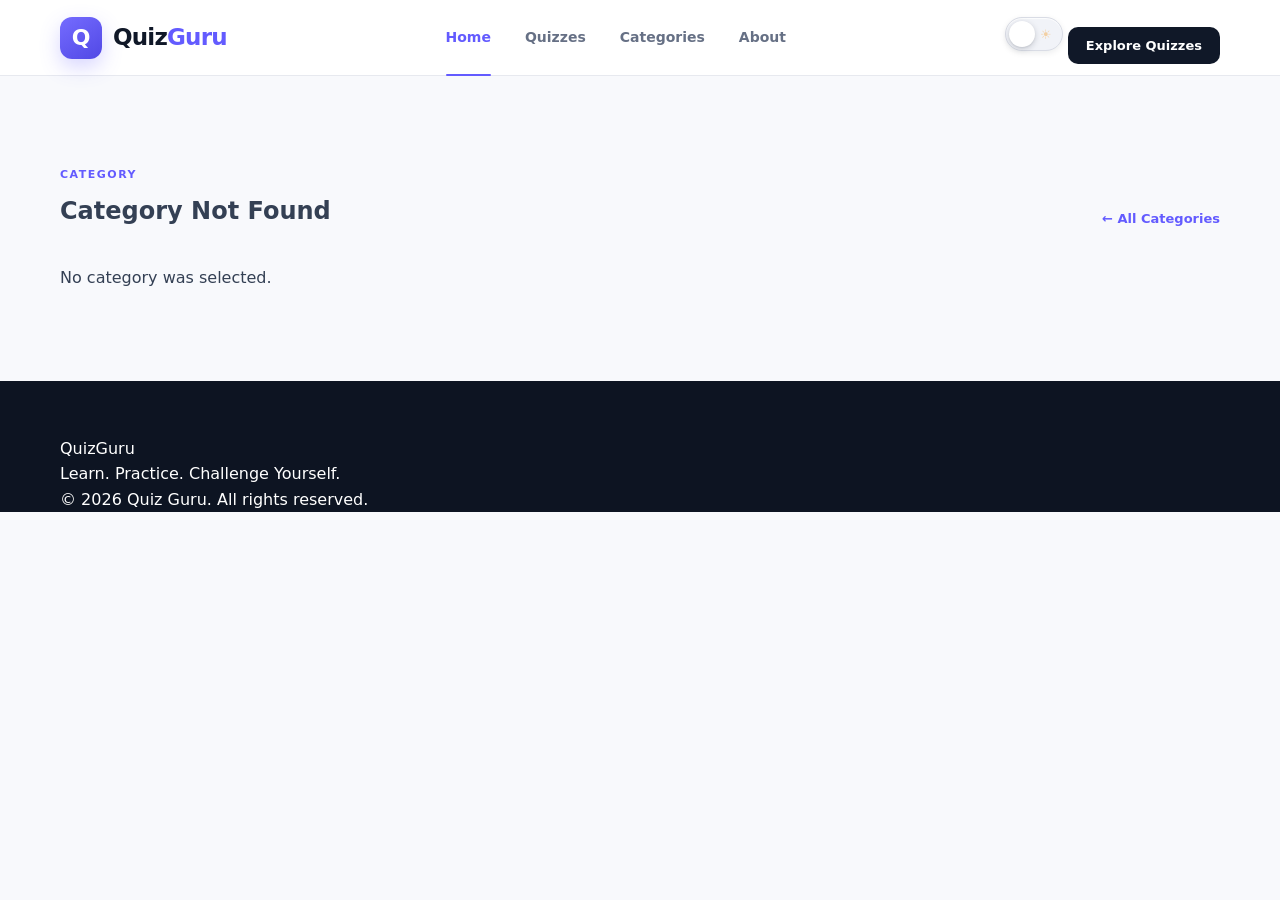
<file: category.html>
<!DOCTYPE html>
<html lang="en">

<head>
    <meta charset="UTF-8">
    <meta name="viewport" content="width=device-width, initial-scale=1.0">

    <title>Quiz Guru - Category</title>

    <meta
        name="description"
        content="Explore quizzes by category on Quiz Guru."
    >

    <link rel="stylesheet" href="../css/style.css">
</head>

<body>

<header class="site-header">

    <div class="container header-inner">

        <a href="../index.html" class="brand">

            <span class="brand-mark">
                Q
            </span>

            <span class="brand-name">
                Quiz<span>Guru</span>
            </span>

        </a>


        <nav class="main-nav">

            <a href="../index.html">
                Home
            </a>

            <a href="../index.html#quizzes">
                Quizzes
            </a>

            <a href="../index.html#categories">
                Categories
            </a>

            <a href="../index.html#about">
                About
            </a>

        </nav>


        <div class="header-actions">

            <button
                type="button"
                class="theme-toggle"
                id="themeToggle"
                aria-label="Switch to dark mode"
                title="Toggle dark mode"
            >
                <span class="theme-toggle-track">

                    <span class="theme-toggle-icon theme-toggle-moon">
                        ☾
                    </span>

                    <span class="theme-toggle-icon theme-toggle-sun">
                        ☀
                    </span>

                    <span class="theme-toggle-knob"></span>

                </span>
            </button>


            <a
                href="all-quizzes.html"
                class="header-button"
            >
                Explore Quizzes
            </a>

        </div>

    </div>

</header>


<main>

    <section class="section">

        <div class="container">

            <div class="section-header">

                <div>

                    <span
                        id="categoryLabel"
                        class="section-kicker"
                    >
                        CATEGORY
                    </span>

                    <h1 id="categoryTitle">
                        Loading...
                    </h1>

                </div>


                <a
                    href="../index.html#categories"
                    class="view-link"
                >
                    ← All Categories
                </a>

            </div>


            <div
                id="categoryQuizGrid"
                class="quiz-grid"
            >

                <p>
                    Loading quizzes...
                </p>

            </div>

        </div>

    </section>

</main>


<footer class="site-footer">

    <div class="container footer-content">

        <div>

            <a
                href="../index.html"
                class="logo"
            >
                Quiz<span>Guru</span>
            </a>

            <p>
                Learn. Practice. Challenge Yourself.
            </p>

        </div>

    </div>


    <div class="container copyright">

        <p>
            © 2026 Quiz Guru. All rights reserved.
        </p>

    </div>

</footer>


<script src="../js/theme.js"></script>
<script src="../js/category.js"></script>

</body>

</html>
</file>
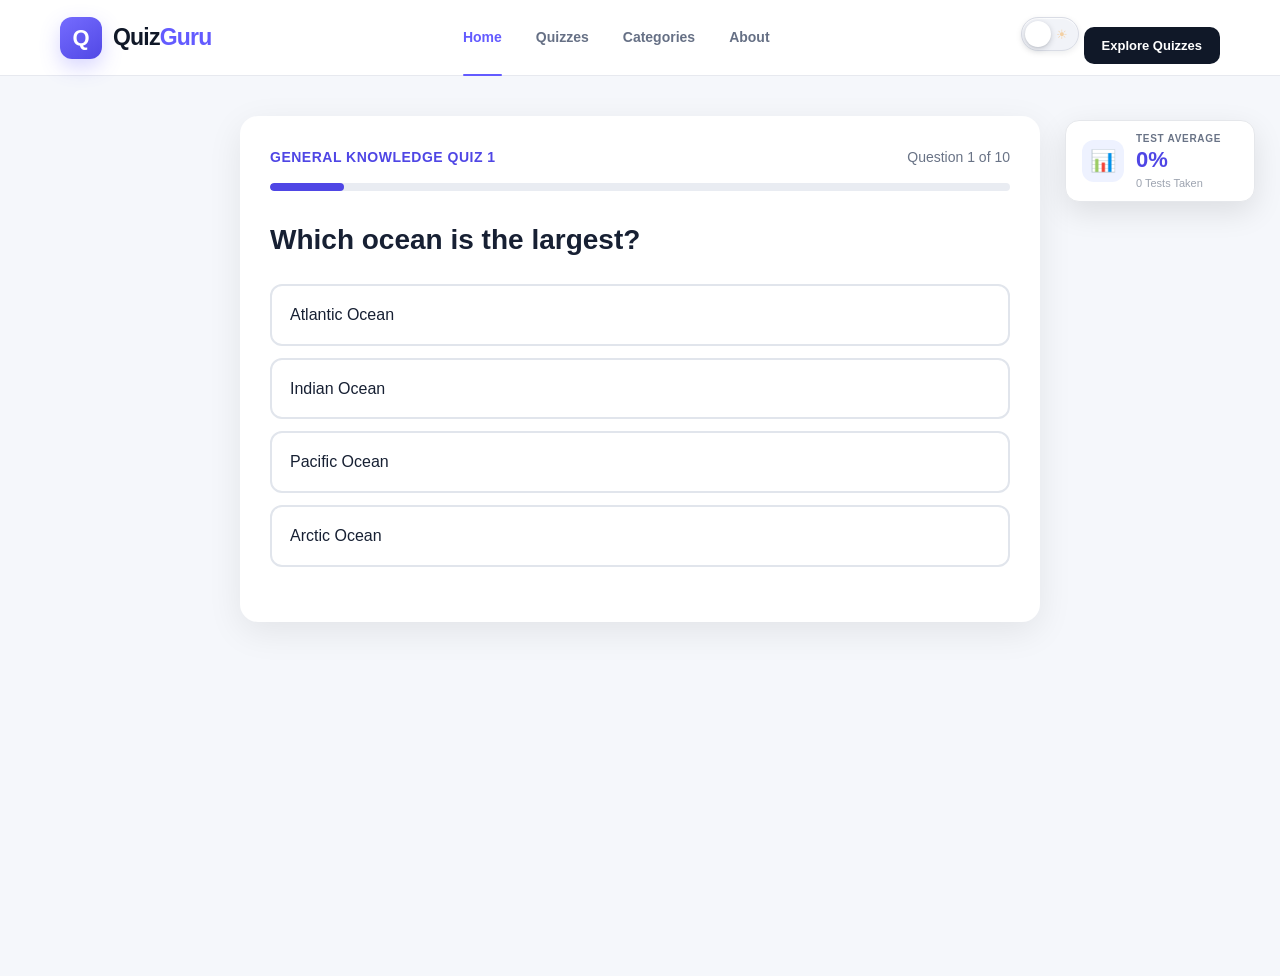
<file: quiz.html>
<!DOCTYPE html>
<html lang="en">

<head>
    <meta charset="UTF-8">
    <meta name="viewport" content="width=device-width, initial-scale=1.0">

    <title>Quiz Guru - Quiz</title>

    <link rel="stylesheet" href="../css/style.css">

    <style>
        * {
            box-sizing: border-box;
        }

        body {
            margin: 0;
            font-family: Arial, Helvetica, sans-serif;
            background: #f5f7fb;
            color: #172033;
        }

        .quiz-page {
            min-height: 100vh;
            padding: 40px 20px;
        }

        .quiz-container {
            position: relative;
            max-width: 800px;
            margin: 0 auto;
            background: #ffffff;
            border-radius: 18px;
            padding: 30px;
            box-shadow: 0 10px 35px rgba(0, 0, 0, 0.08);
        }

        .quiz-header {
            margin-bottom: 25px;
        }

        .quiz-top {
            display: flex;
            justify-content: space-between;
            align-items: center;
            gap: 15px;
            margin-bottom: 15px;
        }

        .quiz-name {
            font-size: 14px;
            font-weight: 800;
            color: #4f46e5;
            text-transform: uppercase;
            letter-spacing: 0.5px;
        }

        .question-count {
            font-size: 14px;
            color: #697386;
        }

        .progress-container {
            width: 100%;
            height: 8px;
            background: #e9ecf2;
            border-radius: 20px;
            overflow: hidden;
        }

        .progress-bar {
            width: 0%;
            height: 100%;
            background: #4f46e5;
            border-radius: 20px;
            transition: width 0.3s ease;
        }

        .question-text {
            font-size: 28px;
            line-height: 1.35;
            margin: 30px 0 25px;
            color: #172033;
        }

        .answers-container {
            display: flex;
            flex-direction: column;
            gap: 12px;
        }

        .answer-btn {
            width: 100%;
            padding: 16px 18px;
            border: 2px solid #e1e5ec;
            background: #ffffff;
            color: #172033;
            border-radius: 12px;
            text-align: left;
            font-size: 16px;
            cursor: pointer;
            transition: all 0.2s ease;
        }

        .answer-btn:hover:not(:disabled) {
            border-color: #4f46e5;
            background: #f7f7ff;
        }

        .answer-btn:disabled {
            cursor: default;
        }

        .answer-btn.correct {
            border-color: #22c55e;
            background: #dcfce7;
            color: #166534;
        }

        .answer-btn.wrong {
            border-color: #ef4444;
            background: #fee2e2;
            color: #991b1b;
        }

        .next-container {
            margin-top: 25px;
            text-align: right;
        }

        #nextButton {
            display: none;
            border: none;
            background: #172033;
            color: #ffffff;
            padding: 13px 25px;
            border-radius: 10px;
            font-weight: 700;
            cursor: pointer;
            font-size: 15px;
        }

        #nextButton:hover {
            background: #4f46e5;
        }

        /* =========================================================
           RESULT SCREEN
        ========================================================= */

        .result-box {
            text-align: center;
            padding: 10px 5px;
        }

        .result-score {
            font-size: 52px;
            font-weight: 800;
            line-height: 1;
            margin-bottom: 10px;
            color: #172033;
        }

        .result-percentage {
            font-size: 20px;
            font-weight: 700;
            color: #4f46e5;
            margin-bottom: 12px;
        }

        .result-message {
            color: #697386;
            margin-bottom: 25px;
        }

        .result-buttons {
            display: flex;
            gap: 12px;
            justify-content: center;
        }

        .result-btn {
            border: none;
            background: #172033;
            color: #ffffff;
            padding: 13px 22px;
            border-radius: 10px;
            font-weight: 700;
            cursor: pointer;
            text-decoration: none;
            font-size: 14px;
        }

        .result-btn:hover {
            background: #4f46e5;
        }

        .result-btn.secondary {
            background: #eef0f5;
            color: #172033;
        }

        .result-btn.secondary:hover {
            background: #e0e3ea;
        }

        /* =========================================================
           PERFECT SCORE CELEBRATION
        ========================================================= */

        .celebration {
            position: fixed;
            inset: 0;
            pointer-events: none;
            overflow: hidden;
            z-index: 9999;
        }

        .celebration-message {
            position: absolute;
            top: 50%;
            left: 50%;
            transform: translate(-50%, -50%) scale(0.7);
            background: #ffffff;
            padding: 30px 40px;
            border-radius: 20px;
            text-align: center;
            box-shadow: 0 15px 50px rgba(0, 0, 0, 0.2);
            animation: celebrationPop 0.5s ease forwards;
        }

        .celebration-message h2 {
            margin: 8px 0;
            font-size: 30px;
            color: #4f46e5;
        }

        .celebration-message p {
            margin: 0;
            color: #697386;
            font-size: 15px;
        }

        .confetti {
            position: absolute;
            top: -20px;
            width: 10px;
            height: 18px;
            border-radius: 2px;
            animation: confettiFall 3s linear forwards;
        }

        @keyframes celebrationPop {
            0% {
                opacity: 0;
                transform: translate(-50%, -50%) scale(0.7);
            }

            70% {
                opacity: 1;
                transform: translate(-50%, -50%) scale(1.08);
            }

            100% {
                opacity: 1;
                transform: translate(-50%, -50%) scale(1);
            }
        }

        @keyframes confettiFall {
            0% {
                transform: translateY(0) rotate(0deg);
                opacity: 1;
            }

            100% {
                transform: translateY(110vh) rotate(720deg);
                opacity: 0;
            }
        }

        /* =========================================================
           TEST AVERAGE - QUIZ PAGE FLOATING BOX
        ========================================================= */

        .quiz-page-average {
            position: fixed;
            top: 120px;
            right: 25px;
            z-index: 1000;
            animation: quizAverageFloat 3s ease-in-out infinite;
        }

        .test-average-float {
            display: flex;
            align-items: center;
            gap: 12px;
            min-width: 190px;
            padding: 12px 16px;
            background: #ffffff;
            border: 1px solid #e5e7eb;
            border-radius: 14px;
            box-shadow:
                0 10px 30px
                rgba(0, 0, 0, 0.10);
            transition:
                transform 0.2s ease,
                box-shadow 0.2s ease;
        }

        .test-average-float:hover {
            transform: translateY(-2px);
            box-shadow:
                0 15px 35px
                rgba(0, 0, 0, 0.14);
        }

        @keyframes quizAverageFloat {
            0%, 100% {
                transform: translateY(0);
            }

            50% {
                transform: translateY(-8px);
            }
        }

        .test-average-icon {
            width: 42px;
            height: 42px;
            display: flex;
            align-items: center;
            justify-content: center;
            flex-shrink: 0;
            background: #eef2ff;
            border-radius: 12px;
            font-size: 21px;
        }

        .test-average-content {
            display: flex;
            flex-direction: column;
        }

        .test-average-label {
            font-size: 10px;
            font-weight: 800;
            letter-spacing: 0.7px;
            color: #697386;
        }

        #testAverage {
            margin: 2px 0;
            font-size: 22px;
            line-height: 1;
            color: #4f46e5;
        }

        .test-average-count {
            font-size: 11px;
            color: #697386;
        }

        /* =========================================================
           DARK MODE - QUIZ PAGE
        ========================================================= */

        body.dark-mode {
            background: #0f172a;
            color: #e5e7eb;
        }

        body.dark-mode .quiz-container {
            background: #111827;
            box-shadow:
                0 15px 45px rgba(0, 0, 0, 0.35);
        }

        body.dark-mode .question-count {
            color: #94a3b8;
        }

        body.dark-mode .progress-container {
            background: #273247;
        }

        body.dark-mode .question-text {
            color: #f8fafc;
        }

        body.dark-mode .answer-btn {
            background: #172033;
            border-color: #2b3648;
            color: #f8fafc;
        }

        body.dark-mode .answer-btn:hover:not(:disabled) {
            border-color: #635bff;
            background: #202b3d;
        }

        body.dark-mode .answer-btn.correct {
            border-color: #22c55e;
            background: #143d2b;
            color: #86efac;
        }

        body.dark-mode .answer-btn.wrong {
            border-color: #ef4444;
            background: #451a1a;
            color: #fca5a5;
        }

        body.dark-mode #nextButton {
            background: #f8fafc;
            color: #111827;
        }

        body.dark-mode #nextButton:hover {
            background: #635bff;
            color: #ffffff;
        }

        body.dark-mode .result-score {
            color: #f8fafc;
        }

        body.dark-mode .result-message {
            color: #94a3b8;
        }

        body.dark-mode .result-btn {
            background: #f8fafc;
            color: #111827;
        }

        body.dark-mode .result-btn:hover {
            background: #635bff;
            color: #ffffff;
        }

        body.dark-mode .result-btn.secondary {
            background: #202b3d;
            color: #e5e7eb;
        }

        body.dark-mode .result-btn.secondary:hover {
            background: #2b3648;
        }

        body.dark-mode .celebration-message {
            background: #172033;
            box-shadow:
                0 20px 60px rgba(0, 0, 0, 0.5);
        }

        body.dark-mode .celebration-message p {
            color: #94a3b8;
        }

        body.dark-mode .test-average-float {
            background: #172033;
            border-color: #2b3648;
            box-shadow:
                0 12px 32px rgba(0, 0, 0, 0.35);
        }

        body.dark-mode .test-average-label,
        body.dark-mode .test-average-count {
            color: #94a3b8;
        }

        /* =========================================================
           MOBILE
        ========================================================= */

        @media (max-width: 600px) {

            .quiz-page {
                padding: 20px 12px;
            }

            .quiz-container {
                padding: 20px;
                border-radius: 14px;
            }

            .quiz-top {
                align-items: flex-start;
                flex-direction: column;
                gap: 6px;
            }

            .question-text {
                font-size: 22px;
            }

            .answer-btn {
                padding: 14px;
                font-size: 15px;
            }

            .result-buttons {
                flex-direction: column;
            }

            .result-btn {
                width: 100%;
            }

            .celebration-message {
                width: calc(100% - 40px);
                padding: 25px 20px;
            }

            .celebration-message h2 {
                font-size: 25px;
            }

            .quiz-page-average {
                top: auto;
                right: 12px;
                bottom: 15px;
            }

            .test-average-float {
                min-width: 160px;
                padding: 10px 13px;
                gap: 10px;
            }

            .test-average-icon {
                width: 36px;
                height: 36px;
                font-size: 18px;
            }

            #testAverage {
                font-size: 19px;
            }
        }
    </style>
</head>

<body>

<header class="site-header">

    <div class="container header-inner">

        <a href="../index.html" class="brand">
            <span class="brand-mark">Q</span>

            <span class="brand-name">
                Quiz<span>Guru</span>
            </span>
        </a>

        <nav class="main-nav">

            <a href="../index.html">
                Home
            </a>

            <a href="../index.html#quizzes">
                Quizzes
            </a>

            <a href="../index.html#categories">
                Categories
            </a>

            <a href="../index.html#about">
                About
            </a>

        </nav>

        <div class="header-actions">

            <button
                type="button"
                class="theme-toggle"
                id="themeToggle"
                aria-label="Switch to dark mode"
                title="Toggle dark mode"
            >
                <span class="theme-toggle-track">
                    <span class="theme-toggle-icon theme-toggle-moon">☾</span>
                    <span class="theme-toggle-icon theme-toggle-sun">☀</span>
                    <span class="theme-toggle-knob"></span>
                </span>
            </button>

            <a
                href="all-quizzes.html"
                class="header-button"
            >
                Explore Quizzes
            </a>

        </div>

    </div>

</header>


<main class="quiz-page">

    <section class="quiz-container">

        <div class="test-average-float quiz-page-average">

            <div class="test-average-icon">
                📊
            </div>

            <div class="test-average-content">

                <span class="test-average-label">
                    TEST AVERAGE
                </span>

                <strong id="testAverage">
                    0%
                </strong>

                <span
                    id="testsTaken"
                    class="test-average-count"
                >
                    0 Tests Taken
                </span>

            </div>

        </div>


        <div class="quiz-header">

            <div class="quiz-top">

                <div
                    id="quizName"
                    class="quiz-name"
                >
                    General Knowledge
                </div>

                <div
                    id="questionCount"
                    class="question-count"
                >
                    Question 1 of 10
                </div>

            </div>


            <div class="progress-container">

                <div
                    id="progressBar"
                    class="progress-bar"
                ></div>

            </div>

        </div>


        <h1
            id="questionText"
            class="question-text"
        >
            Loading question...
        </h1>


        <div
            id="answersContainer"
            class="answers-container"
        >
        </div>


        <div class="next-container">

            <button id="nextButton">
                Next Question →
            </button>

        </div>

    </section>

</main>


<script src="../js/test-average.js"></script>
<script src="../js/theme.js"></script>
<script src="../js/progressBar.js"></script>
<script src="../js/quizzes.js"></script>

</body>

</html>
</file>
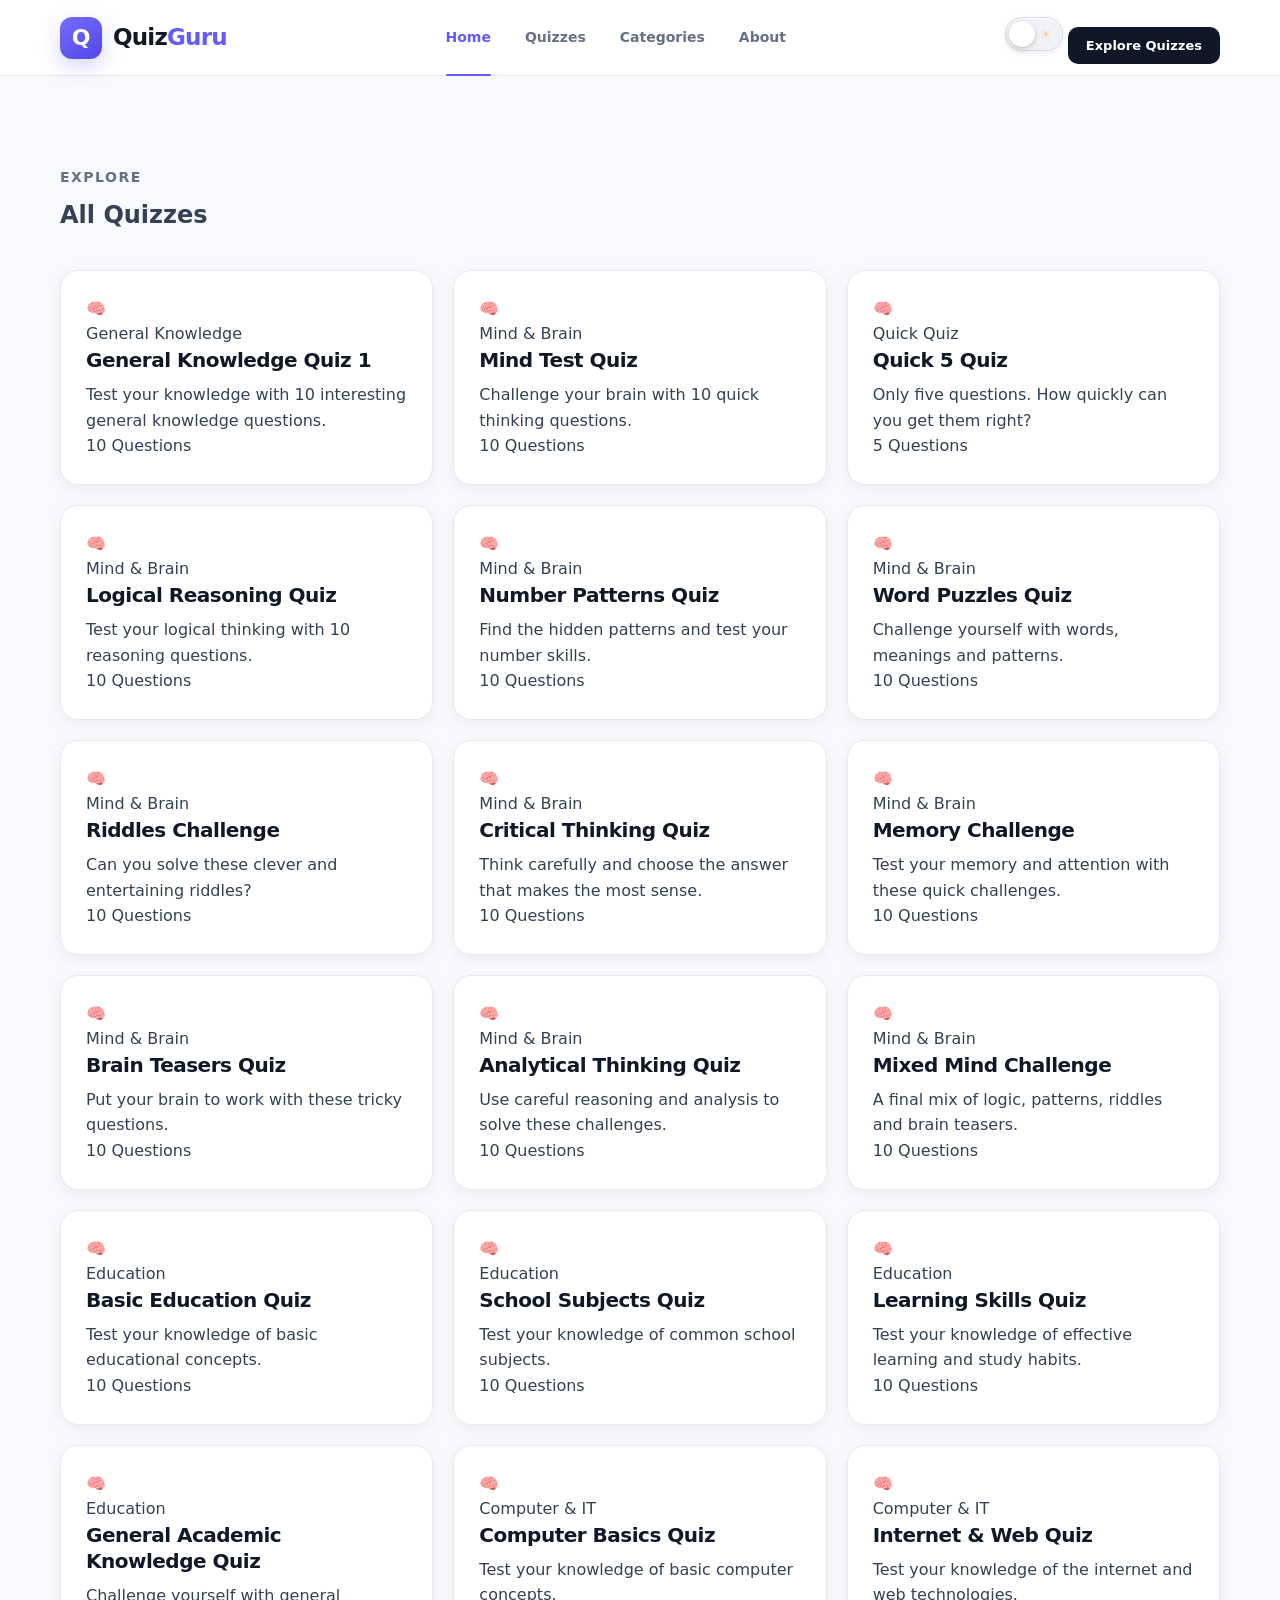
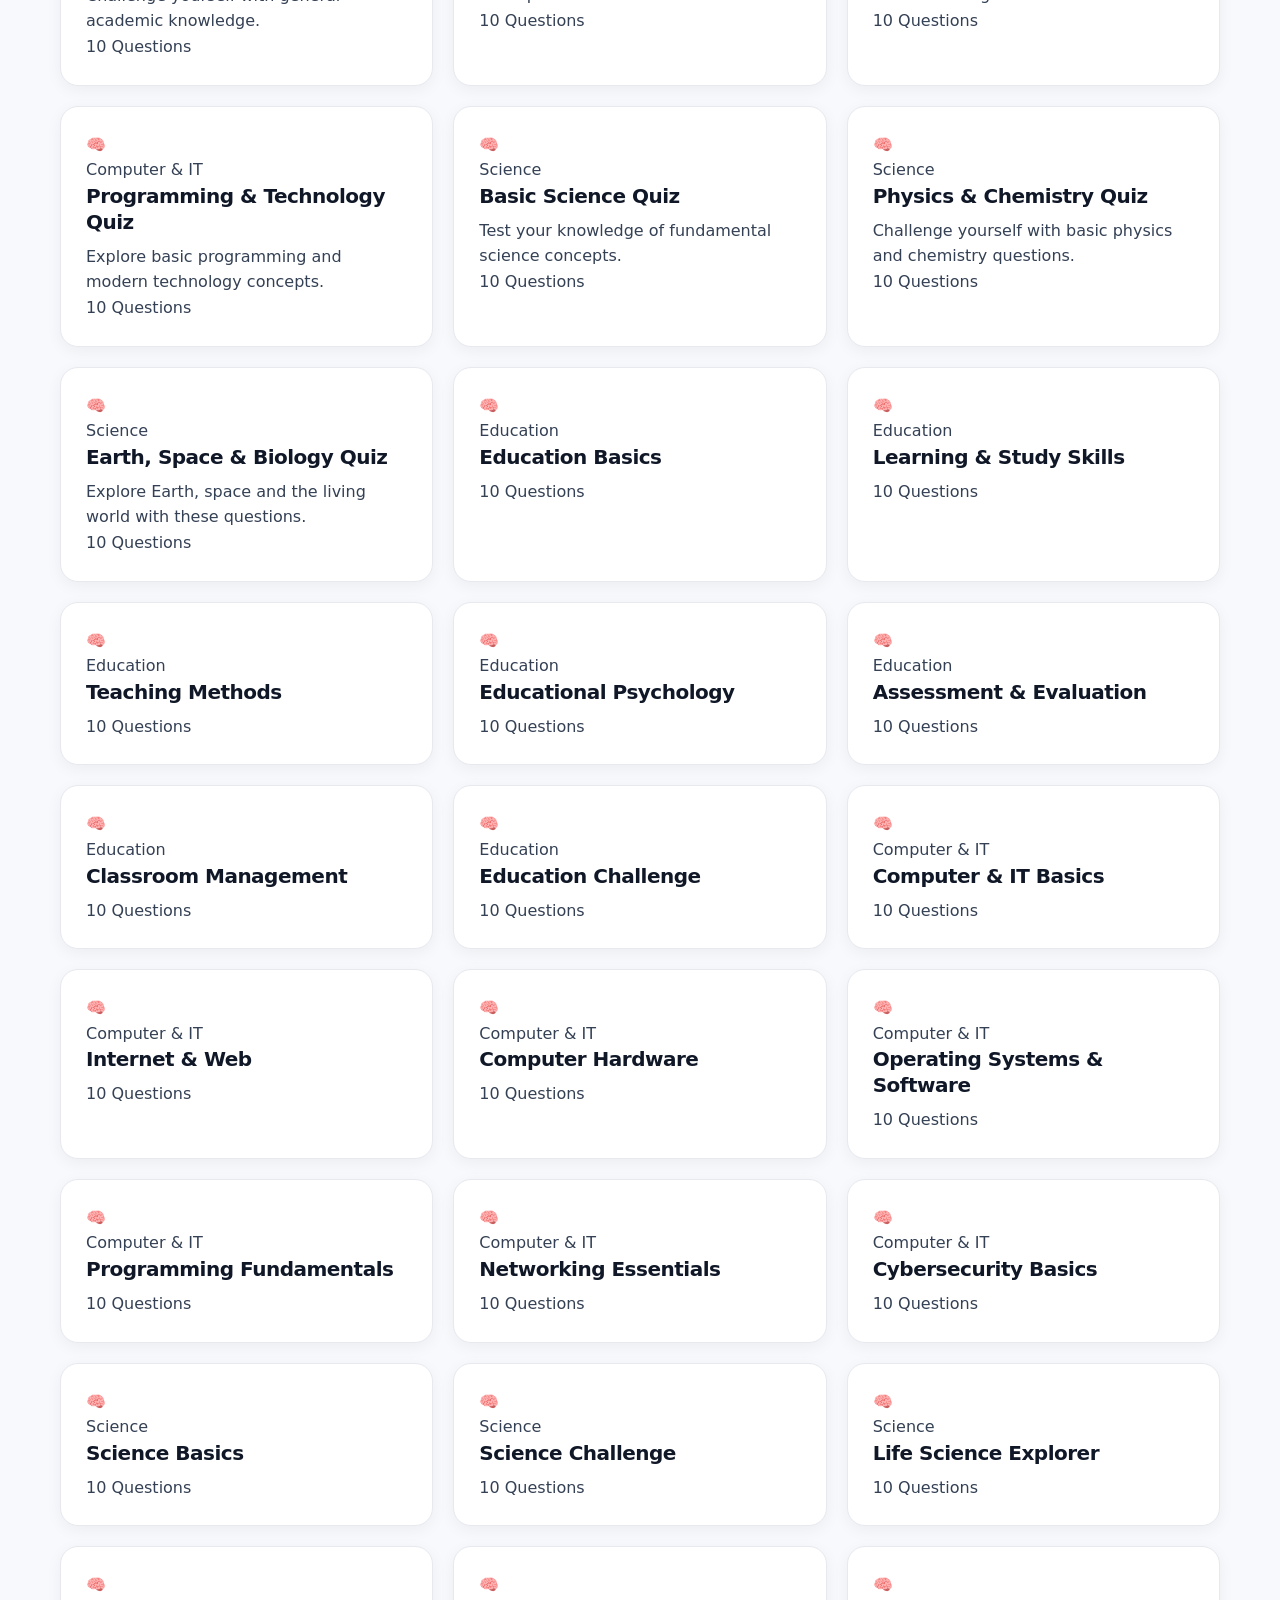
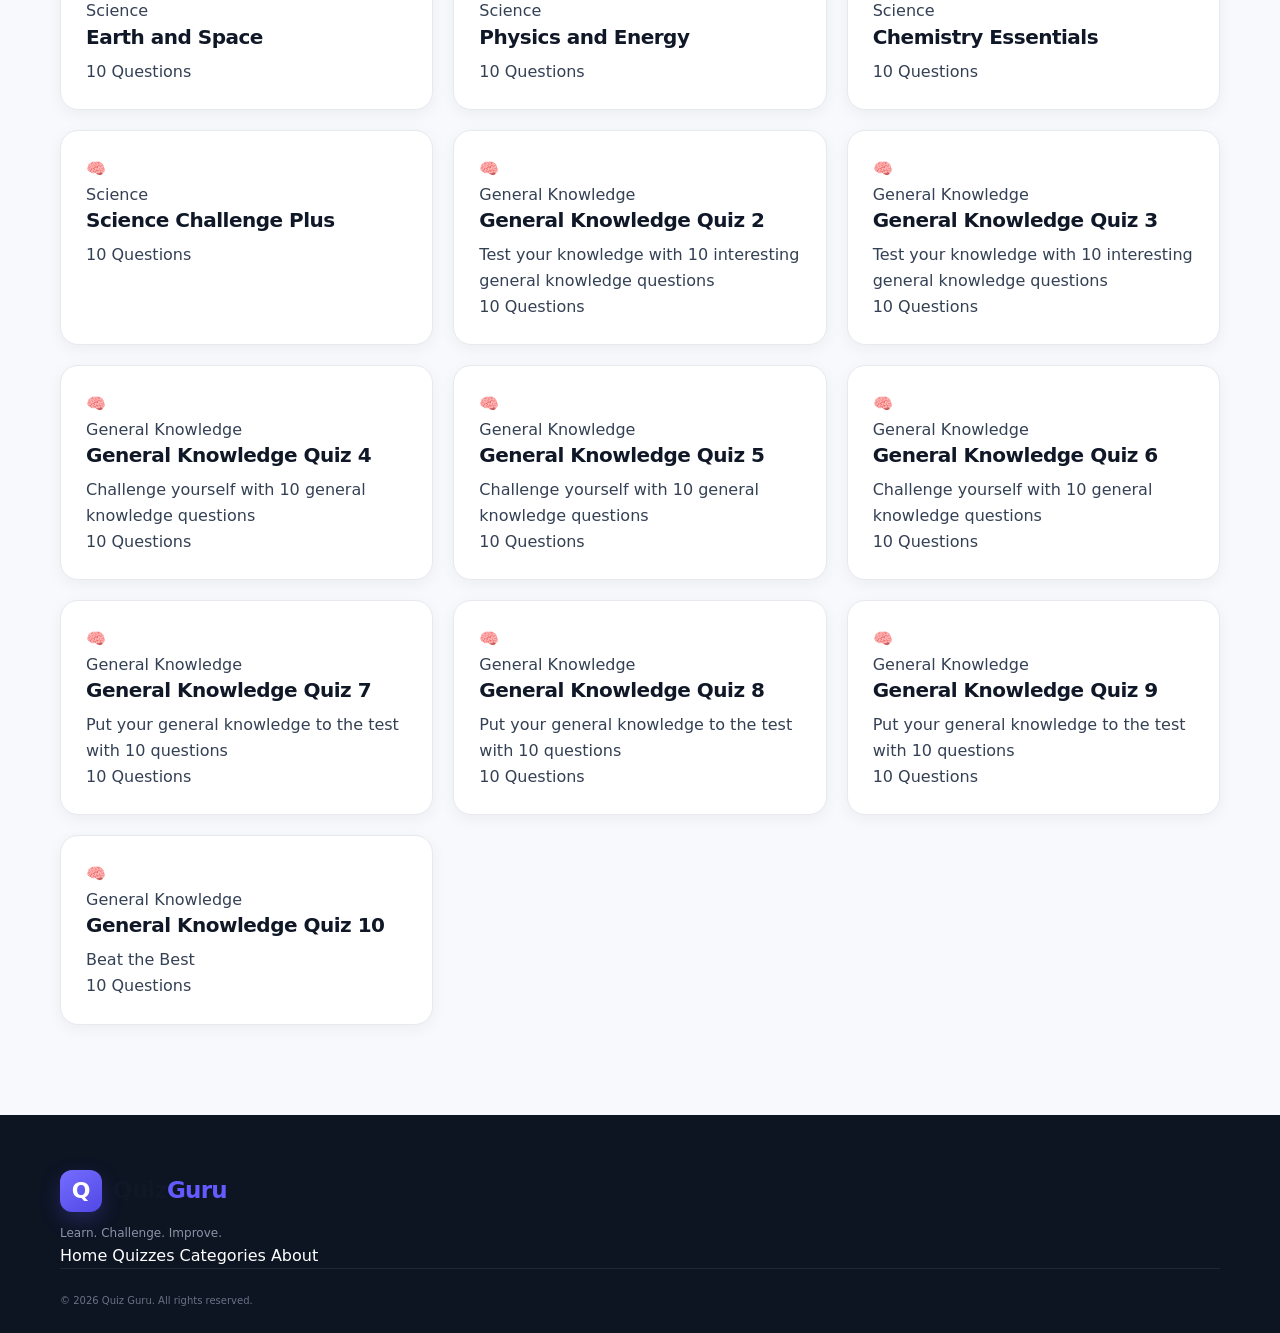
<file: pages/all-quizzes.html>
<!DOCTYPE html>
<html lang="en">
<head>
    <meta charset="UTF-8">
    <meta name="viewport" content="width=device-width, initial-scale=1.0">

    <title>Quiz Guru - All Quizzes</title>

    <meta
        name="description"
        content="Browse all quizzes on Quiz Guru."
    >

    <link rel="stylesheet" href="../css/style.css">
</head>

<body>

    <!-- =========================
         HEADER
    ========================== -->
    <header class="site-header">

        <div class="container header-inner">

            <a href="../index.html" class="brand">
                <span class="brand-mark">Q</span>

                <span class="brand-name">
                    Quiz<span>Guru</span>
                </span>
            </a>

            <nav class="main-nav">

                <a href="../index.html">
                    Home
                </a>

                <a href="../index.html#quizzes">
                    Quizzes
                </a>

                <a href="../index.html#categories">
                    Categories
                </a>

                <a href="../index.html#about">
                    About
                </a>

            </nav>

            <div class="header-actions">

                <button
                    type="button"
                    class="theme-toggle"
                    id="themeToggle"
                    aria-label="Switch to dark mode"
                    title="Toggle dark mode"
                >
                    ☾
                </button>

                <a
                    href="../index.html#quizzes"
                    class="header-button"
                >
                    Explore Quizzes
                </a>

            </div>

        </div>

    </header>


    <!-- =========================
         MAIN CONTENT
    ========================== -->
    <main>

        <section class="section">

            <div class="container">

                <div class="section-header">

                    <div>

                        <p class="section-kicker">
                            EXPLORE
                        </p>

                        <h1>
                            All Quizzes
                        </h1>

                    </div>

                </div>


                <div
                    id="allQuizzesGrid"
                    class="quiz-grid"
                >
                    <p>
                        Loading quizzes...
                    </p>
                </div>

            </div>

        </section>

    </main>


    <!-- =========================
         FOOTER
    ========================== -->
    <footer class="site-footer">

        <div class="container">

            <div class="footer-content">

                <div class="footer-brand">

                    <a href="../index.html" class="brand">
                        <span class="brand-mark">Q</span>

                        <span class="brand-name">
                            Quiz<span>Guru</span>
                        </span>
                    </a>

                    <p>
                        Learn. Challenge. Improve.
                    </p>

                </div>


                <div class="footer-links">

                    <a href="../index.html">
                        Home
                    </a>

                    <a href="../index.html#quizzes">
                        Quizzes
                    </a>

                    <a href="../index.html#categories">
                        Categories
                    </a>

                    <a href="../index.html#about">
                        About
                    </a>

                </div>

            </div>


            <div class="footer-bottom">

                <p>
                    © 2026 Quiz Guru. All rights reserved.
                </p>

            </div>

        </div>

    </footer>


    <!-- =========================
         SCRIPTS
    ========================== -->

    <script src="../js/theme.js"></script>

    <script src="../js/all-quizzes.js"></script>

</body>
</html>
</file>
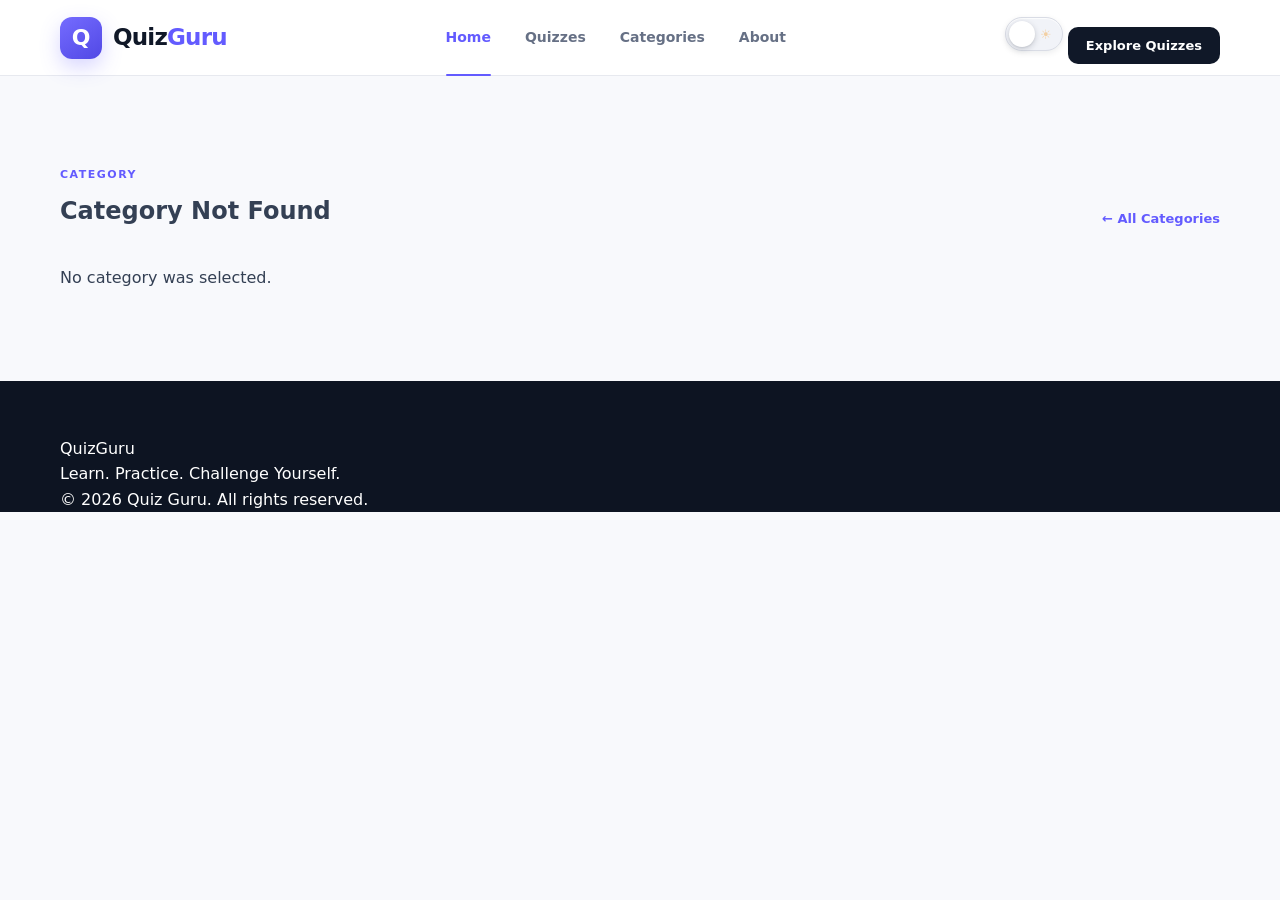
<file: pages/category.html>
<!DOCTYPE html>
<html lang="en">

<head>
    <meta charset="UTF-8">
    <meta name="viewport" content="width=device-width, initial-scale=1.0">

    <title>Quiz Guru - Category</title>

    <meta
        name="description"
        content="Explore quizzes by category on Quiz Guru."
    >

    <link rel="stylesheet" href="../css/style.css">
    <link
    rel="icon"
    type="image/svg+xml"
    href="data:image/svg+xml,%3Csvg xmlns='http://www.w3.org/2000/svg' viewBox='0 0 100 100'%3E%3Cdefs%3E%3ClinearGradient id='g' x1='0%25' y1='0%25' x2='100%25' y2='100%25'%3E%3Cstop offset='0%25' stop-color='%23756cff'/%3E%3Cstop offset='100%25' stop-color='%235148e5'/%3E%3C/linearGradient%3E%3C/defs%3E%3Crect width='100' height='100' rx='22' fill='url(%23g)'/%3E%3Ctext x='50' y='72' text-anchor='middle' font-family='Arial,sans-serif' font-size='62' font-weight='900' fill='white'%3EQ%3C/text%3E%3C/svg%3E"
>
</head>

<body>

<header class="site-header">

    <div class="container header-inner">

        <a href="../index.html" class="brand">

            <span class="brand-mark">
                Q
            </span>

            <span class="brand-name">
                Quiz<span>Guru</span>
            </span>

        </a>


        <nav class="main-nav">

            <a href="../index.html">
                Home
            </a>

            <a href="../index.html#quizzes">
                Quizzes
            </a>

            <a href="../index.html#categories">
                Categories
            </a>

            <a href="../index.html#about">
                About
            </a>

        </nav>


        <div class="header-actions">

            <button
                type="button"
                class="theme-toggle"
                id="themeToggle"
                aria-label="Switch to dark mode"
                title="Toggle dark mode"
            >
                <span class="theme-toggle-track">

                    <span class="theme-toggle-icon theme-toggle-moon">
                        ☾
                    </span>

                    <span class="theme-toggle-icon theme-toggle-sun">
                        ☀
                    </span>

                    <span class="theme-toggle-knob"></span>

                </span>
            </button>


            <a
                href="all-quizzes.html"
                class="header-button"
            >
                Explore Quizzes
            </a>

        </div>

    </div>

</header>


<main>

    <section class="section">

        <div class="container">

            <div class="section-header">

                <div>

                    <span
                        id="categoryLabel"
                        class="section-kicker"
                    >
                        CATEGORY
                    </span>

                    <h1 id="categoryTitle">
                        Loading...
                    </h1>

                </div>


                <a
                    href="../index.html#categories"
                    class="view-link"
                >
                    ← All Categories
                </a>

            </div>


            <div
                id="categoryQuizGrid"
                class="quiz-grid"
            >

                <p>
                    Loading quizzes...
                </p>

            </div>

        </div>

    </section>

</main>


<footer class="site-footer">

    <div class="container footer-content">

        <div>

            <a
                href="../index.html"
                class="logo"
            >
                Quiz<span>Guru</span>
            </a>

            <p>
                Learn. Practice. Challenge Yourself.
            </p>

        </div>

    </div>


    <div class="container copyright">

        <p>
            © 2026 Quiz Guru. All rights reserved.
        </p>

    </div>

</footer>


<script src="../js/theme.js"></script>
<script src="../js/category.js"></script>

</body>

</html>
</file>
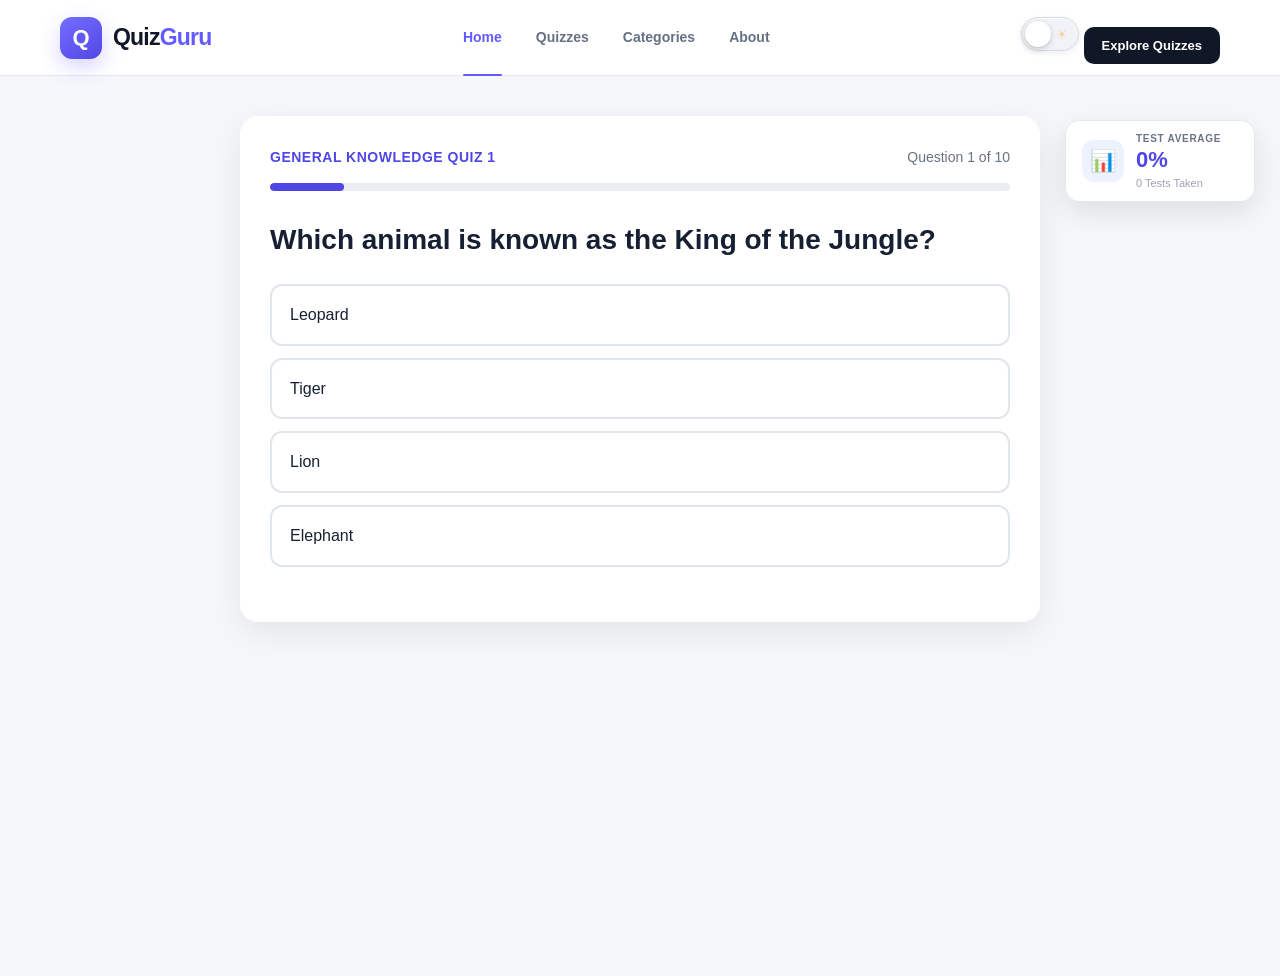
<file: pages/quiz.html>
<!DOCTYPE html>
<html lang="en">

<head>
    <meta charset="UTF-8">
    <meta name="viewport" content="width=device-width, initial-scale=1.0">

    <title>Quiz Guru - Quiz</title>
    <link rel="canonical" href="https://quiz-guru.pages.dev/pages/quiz.html">
    <script type="application/ld+json">
{
    "@context": "https://schema.org",
    "@type": "Quiz",
    "name": "Quiz Guru Quiz",
    "description": "Test your knowledge with an interactive quiz on Quiz Guru."
}
</script>
    
    <meta
    id="metaDescription"
    name="description"
    content="Take an interactive quiz on Quiz Guru and test your knowledge."
>

<meta
    id="metaRobots"
    name="robots"
    content="index, follow"
>

    <link rel="stylesheet" href="../css/style.css">
    <link
    rel="icon"
    type="image/svg+xml"
    href="data:image/svg+xml,%3Csvg xmlns='http://www.w3.org/2000/svg' viewBox='0 0 100 100'%3E%3Cdefs%3E%3ClinearGradient id='g' x1='0%25' y1='0%25' x2='100%25' y2='100%25'%3E%3Cstop offset='0%25' stop-color='%23756cff'/%3E%3Cstop offset='100%25' stop-color='%235148e5'/%3E%3C/linearGradient%3E%3C/defs%3E%3Crect width='100' height='100' rx='22' fill='url(%23g)'/%3E%3Ctext x='50' y='72' text-anchor='middle' font-family='Arial,sans-serif' font-size='62' font-weight='900' fill='white'%3EQ%3C/text%3E%3C/svg%3E"
>

    <style>
        * {
            box-sizing: border-box;
        }

        body {
            margin: 0;
            font-family: Arial, Helvetica, sans-serif;
            background: #f5f7fb;
            color: #172033;
        }

        .quiz-page {
            min-height: 100vh;
            padding: 40px 20px;
        }

        .quiz-container {
            position: relative;
            max-width: 800px;
            margin: 0 auto;
            background: #ffffff;
            border-radius: 18px;
            padding: 30px;
            box-shadow: 0 10px 35px rgba(0, 0, 0, 0.08);
        }

        .quiz-header {
            margin-bottom: 25px;
        }

        .quiz-top {
            display: flex;
            justify-content: space-between;
            align-items: center;
            gap: 15px;
            margin-bottom: 15px;
        }

        .quiz-name {
            font-size: 14px;
            font-weight: 800;
            color: #4f46e5;
            text-transform: uppercase;
            letter-spacing: 0.5px;
        }

        .question-count {
            font-size: 14px;
            color: #697386;
        }

        .progress-container {
            width: 100%;
            height: 8px;
            background: #e9ecf2;
            border-radius: 20px;
            overflow: hidden;
        }

        .progress-bar {
            width: 0%;
            height: 100%;
            background: #4f46e5;
            border-radius: 20px;
            transition: width 0.3s ease;
        }

        .question-text {
            font-size: 28px;
            line-height: 1.35;
            margin: 30px 0 25px;
            color: #172033;
        }

        .answers-container {
            display: flex;
            flex-direction: column;
            gap: 12px;
        }

        .answer-btn {
            width: 100%;
            padding: 16px 18px;
            border: 2px solid #e1e5ec;
            background: #ffffff;
            color: #172033;
            border-radius: 12px;
            text-align: left;
            font-size: 16px;
            cursor: pointer;
            transition: all 0.2s ease;
        }

        .answer-btn:hover:not(:disabled) {
            border-color: #4f46e5;
            background: #f7f7ff;
        }

        .answer-btn:disabled {
            cursor: default;
        }

        .answer-btn.correct {
            border-color: #22c55e;
            background: #dcfce7;
            color: #166534;
        }

        .answer-btn.wrong {
            border-color: #ef4444;
            background: #fee2e2;
            color: #991b1b;
        }

        .next-container {
            margin-top: 25px;
            text-align: right;
        }

        #nextButton {
            display: none;
            border: none;
            background: #172033;
            color: #ffffff;
            padding: 13px 25px;
            border-radius: 10px;
            font-weight: 700;
            cursor: pointer;
            font-size: 15px;
        }

        #nextButton:hover {
            background: #4f46e5;
        }

        /* =========================================================
           RESULT SCREEN
        ========================================================= */

        .result-box {
            text-align: center;
            padding: 10px 5px;
        }

        .result-score {
            font-size: 52px;
            font-weight: 800;
            line-height: 1;
            margin-bottom: 10px;
            color: #172033;
        }

        .result-percentage {
            font-size: 20px;
            font-weight: 700;
            color: #4f46e5;
            margin-bottom: 12px;
        }

        .result-message {
            color: #697386;
            margin-bottom: 25px;
        }

        .result-buttons {
            display: flex;
            gap: 12px;
            justify-content: center;
        }

        .result-btn {
            border: none;
            background: #172033;
            color: #ffffff;
            padding: 13px 22px;
            border-radius: 10px;
            font-weight: 700;
            cursor: pointer;
            text-decoration: none;
            font-size: 14px;
        }

        .result-btn:hover {
            background: #4f46e5;
        }

        .result-btn.secondary {
            background: #eef0f5;
            color: #172033;
        }

        .result-btn.secondary:hover {
            background: #e0e3ea;
        }

        /* =========================================================
           PERFECT SCORE CELEBRATION
        ========================================================= */

        .celebration {
            position: fixed;
            inset: 0;
            pointer-events: none;
            overflow: hidden;
            z-index: 9999;
        }

        .celebration-message {
            position: absolute;
            top: 50%;
            left: 50%;
            transform: translate(-50%, -50%) scale(0.7);
            background: #ffffff;
            padding: 30px 40px;
            border-radius: 20px;
            text-align: center;
            box-shadow: 0 15px 50px rgba(0, 0, 0, 0.2);
            animation: celebrationPop 0.5s ease forwards;
        }

        .celebration-message h2 {
            margin: 8px 0;
            font-size: 30px;
            color: #4f46e5;
        }

        .celebration-message p {
            margin: 0;
            color: #697386;
            font-size: 15px;
        }

        .confetti {
            position: absolute;
            top: -20px;
            width: 10px;
            height: 18px;
            border-radius: 2px;
            animation: confettiFall 3s linear forwards;
        }

        @keyframes celebrationPop {
            0% {
                opacity: 0;
                transform: translate(-50%, -50%) scale(0.7);
            }

            70% {
                opacity: 1;
                transform: translate(-50%, -50%) scale(1.08);
            }

            100% {
                opacity: 1;
                transform: translate(-50%, -50%) scale(1);
            }
        }

        @keyframes confettiFall {
            0% {
                transform: translateY(0) rotate(0deg);
                opacity: 1;
            }

            100% {
                transform: translateY(110vh) rotate(720deg);
                opacity: 0;
            }
        }

        /* =========================================================
           TEST AVERAGE - QUIZ PAGE FLOATING BOX
        ========================================================= */

        .quiz-page-average {
            position: fixed;
            top: 120px;
            right: 25px;
            z-index: 1000;
            animation: quizAverageFloat 3s ease-in-out infinite;
        }

        .test-average-float {
            display: flex;
            align-items: center;
            gap: 12px;
            min-width: 190px;
            padding: 12px 16px;
            background: #ffffff;
            border: 1px solid #e5e7eb;
            border-radius: 14px;
            box-shadow:
                0 10px 30px
                rgba(0, 0, 0, 0.10);
            transition:
                transform 0.2s ease,
                box-shadow 0.2s ease;
        }

        .test-average-float:hover {
            transform: translateY(-2px);
            box-shadow:
                0 15px 35px
                rgba(0, 0, 0, 0.14);
        }

        @keyframes quizAverageFloat {
            0%, 100% {
                transform: translateY(0);
            }

            50% {
                transform: translateY(-8px);
            }
        }

        .test-average-icon {
            width: 42px;
            height: 42px;
            display: flex;
            align-items: center;
            justify-content: center;
            flex-shrink: 0;
            background: #eef2ff;
            border-radius: 12px;
            font-size: 21px;
        }

        .test-average-content {
            display: flex;
            flex-direction: column;
        }

        .test-average-label {
            font-size: 10px;
            font-weight: 800;
            letter-spacing: 0.7px;
            color: #697386;
        }

        #testAverage {
            margin: 2px 0;
            font-size: 22px;
            line-height: 1;
            color: #4f46e5;
        }

        .test-average-count {
            font-size: 11px;
            color: #697386;
        }

        /* =========================================================
           DARK MODE - QUIZ PAGE
        ========================================================= */

        body.dark-mode {
            background: #0f172a;
            color: #e5e7eb;
        }

        body.dark-mode .quiz-container {
            background: #111827;
            box-shadow:
                0 15px 45px rgba(0, 0, 0, 0.35);
        }

        body.dark-mode .question-count {
            color: #94a3b8;
        }

        body.dark-mode .progress-container {
            background: #273247;
        }

        body.dark-mode .question-text {
            color: #f8fafc;
        }

        body.dark-mode .answer-btn {
            background: #172033;
            border-color: #2b3648;
            color: #f8fafc;
        }

        body.dark-mode .answer-btn:hover:not(:disabled) {
            border-color: #635bff;
            background: #202b3d;
        }

        body.dark-mode .answer-btn.correct {
            border-color: #22c55e;
            background: #143d2b;
            color: #86efac;
        }

        body.dark-mode .answer-btn.wrong {
            border-color: #ef4444;
            background: #451a1a;
            color: #fca5a5;
        }

        body.dark-mode #nextButton {
            background: #f8fafc;
            color: #111827;
        }

        body.dark-mode #nextButton:hover {
            background: #635bff;
            color: #ffffff;
        }

        body.dark-mode .result-score {
            color: #f8fafc;
        }

        body.dark-mode .result-message {
            color: #94a3b8;
        }

        body.dark-mode .result-btn {
            background: #f8fafc;
            color: #111827;
        }

        body.dark-mode .result-btn:hover {
            background: #635bff;
            color: #ffffff;
        }

        body.dark-mode .result-btn.secondary {
            background: #202b3d;
            color: #e5e7eb;
        }

        body.dark-mode .result-btn.secondary:hover {
            background: #2b3648;
        }

        body.dark-mode .celebration-message {
            background: #172033;
            box-shadow:
                0 20px 60px rgba(0, 0, 0, 0.5);
        }

        body.dark-mode .celebration-message p {
            color: #94a3b8;
        }

        body.dark-mode .test-average-float {
            background: #172033;
            border-color: #2b3648;
            box-shadow:
                0 12px 32px rgba(0, 0, 0, 0.35);
        }

        body.dark-mode .test-average-label,
        body.dark-mode .test-average-count {
            color: #94a3b8;
        }

        /* =========================================================
           MOBILE
        ========================================================= */

        @media (max-width: 600px) {

            .quiz-page {
                padding: 20px 12px;
            }

            .quiz-container {
                padding: 20px;
                border-radius: 14px;
            }

            .quiz-top {
                align-items: flex-start;
                flex-direction: column;
                gap: 6px;
            }

            .question-text {
                font-size: 22px;
            }

            .answer-btn {
                padding: 14px;
                font-size: 15px;
            }

            .result-buttons {
                flex-direction: column;
            }

            .result-btn {
                width: 100%;
            }

            .celebration-message {
                width: calc(100% - 40px);
                padding: 25px 20px;
            }

            .celebration-message h2 {
                font-size: 25px;
            }

            .quiz-page-average {
                top: auto;
                right: 12px;
                bottom: 15px;
            }

            .test-average-float {
                min-width: 160px;
                padding: 10px 13px;
                gap: 10px;
            }

            .test-average-icon {
                width: 36px;
                height: 36px;
                font-size: 18px;
            }

            #testAverage {
                font-size: 19px;
            }
        }
    </style>
</head>

<body>

<header class="site-header">

    <div class="container header-inner">

        <a href="../index.html" class="brand">
            <span class="brand-mark">Q</span>

            <span class="brand-name">
                Quiz<span>Guru</span>
            </span>
        </a>

        <nav class="main-nav">

            <a href="../index.html">
                Home
            </a>

            <a href="../index.html#quizzes">
                Quizzes
            </a>

            <a href="../index.html#categories">
                Categories
            </a>

            <a href="../index.html#about">
                About
            </a>

        </nav>

        <div class="header-actions">

            <button
                type="button"
                class="theme-toggle"
                id="themeToggle"
                aria-label="Switch to dark mode"
                title="Toggle dark mode"
            >
                <span class="theme-toggle-track">
                    <span class="theme-toggle-icon theme-toggle-moon">☾</span>
                    <span class="theme-toggle-icon theme-toggle-sun">☀</span>
                    <span class="theme-toggle-knob"></span>
                </span>
            </button>

            <a
                href="all-quizzes.html"
                class="header-button"
            >
                Explore Quizzes
            </a>

        </div>

    </div>

</header>


<main class="quiz-page">

    <section class="quiz-container">

        <div class="test-average-float quiz-page-average">

            <div class="test-average-icon">
                📊
            </div>

            <div class="test-average-content">

                <span class="test-average-label">
                    TEST AVERAGE
                </span>

                <strong id="testAverage">
                    0%
                </strong>

                <span
                    id="testsTaken"
                    class="test-average-count"
                >
                    0 Tests Taken
                </span>

            </div>

        </div>


        <div class="quiz-header">

            <div class="quiz-top">

                <div
                    id="quizName"
                    class="quiz-name"
                >
                    General Knowledge
                </div>

                <div
                    id="questionCount"
                    class="question-count"
                >
                    Question 1 of 10
                </div>
                <div
    id="quizTimer"
    class="quiz-timer"
    style="display:none;"
>
    ⏱ <span id="quizTimerText">00:00:00</span>
</div>
                <div
    id="quizTimer"
    class="quiz-timer"
    style="display:none;"
>
    ⏱ <span id="quizTimerText">00:00:00</span>
</div>

            </div>


            <div class="progress-container">

                <div
                    id="progressBar"
                    class="progress-bar"
                ></div>

            </div>

        </div>


        <h1
            id="questionText"
            class="question-text"
        >
            Loading question...
        </h1>


        <div
            id="answersContainer"
            class="answers-container"
        >
        </div>


        <div class="next-container">

            <button id="nextButton">
                Next Question →
            </button>

        </div>

    </section>

</main>


<script src="../js/test-average.js"></script>
<script src="../js/theme.js"></script>
<script src="../js/progressBar.js"></script>
    <script>
(async function () {
    const params = new URLSearchParams(
        window.location.search
    );

    const quizId = params.get("quiz");

    if (!quizId) {
        return;
    }

    const quizFiles = [
        "../data/quizzes.json",
        "../data/education.json",
        "../data/computer-it.json",
        "../data/science.json",
        "../data/general-knowledge.json",
        "../data/everyday-knowledge-concepts.json",
        "../data/keyboard-symbols-special-characters.json"
    ];

    try {
        const results = await Promise.all(
            quizFiles.map(function (file) {
                return fetch(file, {
                    cache: "no-store"
                }).then(function (response) {
                    if (!response.ok) {
                        throw new Error(
                            "Failed to load " + file
                        );
                    }

                    return response.json();
                });
            })
        );

        const quizzes = [];

        results.forEach(function (data) {
            if (Array.isArray(data)) {
                quizzes.push(...data);
            } else if (
                data &&
                Array.isArray(data.quizzes)
            ) {
                quizzes.push(...data.quizzes);
            }
        });

        const quiz = quizzes.find(function (item) {
            return item.id === quizId;
        });

        if (!quiz) {
            return;
        }

        const title =
            quiz.title ||
            "Quiz Guru Quiz";

        const category =
            quiz.category ||
            "General Knowledge";

        const questionCount =
            Array.isArray(quiz.questions)
                ? quiz.questions.length
                : 0;

        const description =
            quiz.description ||
            "Test your knowledge with this " +
            category +
            " quiz on Quiz Guru. " +
            questionCount +
            " questions to challenge your knowledge.";

        document.title = title + " | Quiz Guru";

        const metaDescription =
            document.getElementById(
                "metaDescription"
            );

        if (metaDescription) {
            metaDescription.setAttribute(
                "content",
                description
            );
        }
    } catch (error) {
        console.error(
            "SEO metadata error:",
            error
        );
    }
})();
</script>

<script src="../js/quizzes.js"></script>

</body>

</html>
</file>
<file: css/style.css>
/* =========================================================
   QUIZ GURU
   PROFESSIONAL GLOBAL STYLES
========================================================= */

:root {
    --primary: #635bff;
    --primary-dark: #5148e5;
    --primary-light: #eeecff;

    --dark: #101828;
    --dark-2: #172033;
    --text: #344054;
    --muted: #667085;

    --white: #ffffff;
    --background: #f8f9fc;
    --border: #e7e9ef;

    --green: #12b76a;
    --blue: #2e90fa;
    --orange: #f79009;
    --red: #f04438;

    --shadow-sm: 0 4px 16px rgba(16, 24, 40, 0.05);
    --shadow-md: 0 14px 40px rgba(16, 24, 40, 0.08);

    --radius: 18px;
}


/* =========================================================
   RESET
========================================================= */

* {
    margin: 0;
    padding: 0;
    box-sizing: border-box;
}

html {
    scroll-behavior: smooth;
}

body {
    font-family:
        Inter,
        ui-sans-serif,
        system-ui,
        -apple-system,
        BlinkMacSystemFont,
        "Segoe UI",
        sans-serif;

    background: var(--background);
    color: var(--text);
    line-height: 1.6;

    -webkit-font-smoothing: antialiased;
}

a {
    color: inherit;
    text-decoration: none;
}

button,
input {
    font: inherit;
}

img {
    max-width: 100%;
    display: block;
}

.container {
    width: min(1160px, 92%);
    margin: 0 auto;
}


/* =========================================================
   HEADER
========================================================= */

.site-header {
    height: 76px;
    background: rgba(255, 255, 255, 0.96);
    border-bottom: 1px solid var(--border);

    position: sticky;
    top: 0;
    z-index: 1000;

    backdrop-filter: blur(12px);
}

.header-inner {
    height: 100%;

    display: flex;
    align-items: center;
    justify-content: space-between;
}


/* LOGO */

.brand {
    display: inline-flex;
    align-items: center;
    gap: 11px;

    font-weight: 800;
}

.brand-mark {
    width: 42px;
    height: 42px;

    display: flex;
    align-items: center;
    justify-content: center;

    border-radius: 12px;

    background:
        linear-gradient(
            145deg,
            #756cff,
            #5148e5
        );

    color: white;

    font-size: 22px;
    font-weight: 900;

    box-shadow:
        0 8px 20px rgba(99, 91, 255, 0.25);
}

.brand-name {
    color: var(--dark);
    font-size: 23px;
    letter-spacing: -0.8px;
}

.brand-name span {
    color: var(--primary);
}


/* NAV */

.main-nav {
    display: flex;
    align-items: center;
    gap: 34px;
}

.main-nav a {
    position: relative;

    color: #667085;

    font-size: 14px;
    font-weight: 650;

    transition:
        color 0.2s ease;
}

.main-nav a:hover,
.main-nav a.active {
    color: var(--primary);
}

.main-nav a.active::after {
    content: "";

    position: absolute;

    left: 0;
    right: 0;
    bottom: -27px;

    height: 2px;

    background: var(--primary);
    border-radius: 10px;
}


/* HEADER BUTTON */

.header-button {
    padding: 11px 18px;

    background: var(--dark);
    color: white;

    border-radius: 10px;

    font-size: 13px;
    font-weight: 700;

    transition:
        transform 0.2s ease,
        background 0.2s ease;
}

.header-button:hover {
    background: #273247;
    transform: translateY(-1px);
}


/* =========================================================
   HERO
========================================================= */

.hero {
    position: relative;

    overflow: hidden;

    background:
        radial-gradient(
            circle at 82% 25%,
            rgba(99, 91, 255, 0.18),
            transparent 35%
        ),
        linear-gradient(
            135deg,
            #101828 0%,
            #141d32 55%,
            #171c3e 100%
        );

    color: white;
}

.hero-background {
    position: absolute;

    width: 650px;
    height: 650px;

    right: -250px;
    top: -280px;

    border-radius: 50%;

    background:
        radial-gradient(
            circle,
            rgba(99, 91, 255, 0.17),
            transparent 68%
        );

    pointer-events: none;
}

.hero-layout {
    min-height: 590px;

    display: grid;
    grid-template-columns: 1.05fr 0.95fr;

    align-items: center;

    gap: 70px;

    padding-top: 75px;
    padding-bottom: 75px;
}


/* HERO CONTENT */

.hero-content {
    position: relative;
    z-index: 2;
}

.eyebrow {
    display: inline-flex;
    align-items: center;
    gap: 9px;

    margin-bottom: 22px;

    color: #b9b5ff;

    font-size: 12px;
    font-weight: 800;

    letter-spacing: 1.5px;
}

.eyebrow span {
    width: 7px;
    height: 7px;

    border-radius: 50%;

    background: #8179ff;

    box-shadow:
        0 0 0 5px rgba(129, 121, 255, 0.12);
}

.hero h1 {
    max-width: 650px;

    font-size:
        clamp(45px, 5vw, 67px);

    line-height: 1.02;

    letter-spacing: -3px;

    font-weight: 850;

    margin-bottom: 24px;
}

.hero h1 span {
    color: #8179ff;
}

.hero-description {
    max-width: 570px;

    color: #b7c0d1;

    font-size: 17px;

    line-height: 1.75;

    margin-bottom: 32px;
}


/* HERO BUTTONS */

.hero-actions {
    display: flex;
    align-items: center;
    gap: 12px;

    margin-bottom: 40px;
}

.primary-button,
.secondary-button {
    display: inline-flex;
    align-items: center;
    justify-content: center;
    gap: 14px;

    min-height: 50px;

    padding: 0 22px;

    border-radius: 11px;

    font-size: 14px;
    font-weight: 750;

    transition:
        transform 0.2s ease,
        background 0.2s ease,
        border-color 0.2s ease;
}

.primary-button {
    background: white;
    color: var(--dark);
}

.primary-button:hover {
    transform: translateY(-2px);
    background: #f3f4f6;
}

.primary-button span {
    font-size: 19px;
}

.secondary-button {
    color: white;

    border: 1px solid rgba(255,255,255,0.16);

    background: rgba(255,255,255,0.05);
}

.secondary-button:hover {
    transform: translateY(-2px);
    background: rgba(255,255,255,0.09);
    border-color: rgba(255,255,255,0.25);
}


/* HERO STATS */

.hero-stats {
    display: flex;
    align-items: center;
    gap: 18px;
}

.hero-stat {
    display: flex;
    flex-direction: column;
}

.hero-stat strong {
    font-size: 18px;
    color: white;
}

.hero-stat span {
    font-size: 11px;
    color: #8f9aad;
}

.stat-divider {
    width: 1px;
    height: 32px;

    background: rgba(255,255,255,0.13);
}


/* =========================================================
   HERO QUIZ PREVIEW
========================================================= */

.hero-preview {
    position: relative;

    min-height: 450px;

    display: flex;
    align-items: center;
    justify-content: center;
}

.preview-glow {
    position: absolute;

    width: 360px;
    height: 360px;

    border-radius: 50%;

    background:
        radial-gradient(
            circle,
            rgba(99, 91, 255, 0.28),
            transparent 70%
        );

    filter: blur(5px);
}


/* PREVIEW CARD */

.preview-card {
    position: relative;
    z-index: 2;

    width: min(430px, 100%);

    padding: 27px;

    border-radius: 22px;

    background:
        linear-gradient(
            145deg,
            rgba(255,255,255,0.12),
            rgba(255,255,255,0.06)
        );

    border: 1px solid rgba(255,255,255,0.13);

    box-shadow:
        0 30px 80px rgba(0,0,0,0.3);

    backdrop-filter: blur(20px);
}

.preview-top {
    display: flex;
    justify-content: space-between;
    align-items: flex-start;

    margin-bottom: 19px;
}

.preview-top div {
    display: flex;
    flex-direction: column;
    gap: 4px;
}

.preview-label {
    color: #a9a4ff;

    font-size: 10px;
    font-weight: 800;

    letter-spacing: 1.4px;
}

.preview-top strong {
    font-size: 14px;
}

.preview-number {
    color: #9aa4b7;
    font-size: 11px;
    font-weight: 700;
}


/* PROGRESS */

.preview-progress {
    height: 5px;

    margin-bottom: 27px;

    background: rgba(255,255,255,0.09);

    border-radius: 10px;

    overflow: hidden;
}

.preview-progress span {
    display: block;

    width: 42%;
    height: 100%;

    border-radius: inherit;

    background: #756cff;
}


/* QUESTION */

.preview-card h3 {
    font-size: 22px;
    line-height: 1.3;

    letter-spacing: -0.5px;

    margin-bottom: 22px;
}


/* ANSWERS */

.preview-answer {
    min-height: 48px;

    display: flex;
    align-items: center;
    gap: 12px;

    padding: 8px 12px;

    margin-bottom: 9px;

    border-radius: 11px;

    border: 1px solid rgba(255,255,255,0.08);

    background: rgba(255,255,255,0.055);

    color: #d2d8e3;

    font-size: 13px;
    font-weight: 650;
}

.preview-answer.selected {
    border-color: rgba(129,121,255,0.65);
    background: rgba(99,91,255,0.20);
}

.answer-letter {
    width: 31px;
    height: 31px;

    display: flex;
    align-items: center;
    justify-content: center;

    border-radius: 8px;

    background: rgba(255,255,255,0.08);

    color: #c9ced8;

    font-size: 11px;
    font-weight: 800;
}

.selected .answer-letter {
    background: #756cff;
    color: white;
}

.answer-check {
    margin-left: auto;

    color: #a9a4ff;

    font-size: 17px;
}


/* PREVIEW FOOTER */

.preview-footer {
    display: flex;
    justify-content: center;
    gap: 8px;

    margin-top: 18px;

    color: #8e98aa;

    font-size: 10px;
}


/* SCORE BADGE */

.score-badge {
    position: absolute;

    right: -12px;
    bottom: 27px;

    z-index: 4;

    min-width: 125px;

    padding: 15px 17px;

    border-radius: 14px;

    background: #111a2b;

    border: 1px solid rgba(255,255,255,0.09);

    box-shadow:
        0 20px 40px rgba(0,0,0,0.25);
}

.score-badge strong {
    display: block;

    color: white;

    font-size: 24px;
    line-height: 1.1;
}

.score-badge span {
    color: #929caf;

    font-size: 10px;
}


/* =========================================================
   SECTIONS
========================================================= */

.section {
    padding: 90px 0;
}

.quizzes-section {
    background: var(--background);
}

.section-header {
    display: flex;
    align-items: flex-end;
    justify-content: space-between;

    margin-bottom: 35px;
}

.section-kicker {
    display: block;

    color: var(--primary);

    font-size: 11px;
    font-weight: 850;

    letter-spacing: 1.5px;

    margin-bottom: 8px;
}

.section-header h2 {
    color: var(--dark);

    font-size: 32px;
    line-height: 1.2;

    letter-spacing: -1.2px;

    margin-bottom: 7px;
}

.section-header p {
    color: var(--muted);
    font-size: 14px;
}

.view-link {
    color: var(--primary);

    font-size: 13px;
    font-weight: 750;

    white-space: nowrap;
}

.view-link:hover {
    color: var(--primary-dark);
}


/* =========================================================
   QUIZ CARDS
========================================================= */

.quiz-grid {
    display: grid;
    grid-template-columns: repeat(3, 1fr);

    gap: 20px;
}

.quiz-card {
    position: relative;

    padding: 25px;

    background: white;

    border: 1px solid var(--border);

    border-radius: var(--radius);

    box-shadow: var(--shadow-sm);

    transition:
        transform 0.25s ease,
        box-shadow 0.25s ease,
        border-color 0.25s ease;
}

.quiz-card:hover {
    transform: translateY(-5px);

    border-color: #d9d6ff;

    box-shadow: var(--shadow-md);
}

.card-top {
    display: flex;
    justify-content: space-between;
    align-items: center;

    margin-bottom: 22px;
}

.quiz-icon {
    width: 50px;
    height: 50px;

    display: flex;
    align-items: center;
    justify-content: center;

    border-radius: 14px;

    font-size: 22px;
    font-weight: 800;
}

.purple-icon {
    background: #eeecff;
    color: var(--primary);
}

.blue-icon {
    background: #e9f3ff;
    color: var(--blue);
}

.green-icon {
    background: #e7f8f0;
    color: var(--green);
}

.cyan-icon {
    background: #e5f8fb;
    color: #0891b2;
}

.orange-icon {
    background: #fff4e5;
    color: var(--orange);
}

.red-icon {
    background: #ffebe9;
    color: var(--red);
}


/* DIFFICULTY */

.difficulty {
    padding: 5px 9px;

    border-radius: 20px;

    font-size: 9px;
    font-weight: 850;

    letter-spacing: .8px;
}

.difficulty.easy {
    color: #087443;
    background: #e8f8f0;
}

.difficulty.medium {
    color: #b54708;
    background: #fff4e5;
}


/* CARD CONTENT */

.card-category {
    display: block;

    color: var(--primary);

    font-size: 10px;
    font-weight: 850;

    letter-spacing: 1.1px;

    margin-bottom: 7px;
}

.quiz-card h3 {
    color: var(--dark);

    font-size: 20px;
    line-height: 1.3;

    letter-spacing: -0.5px;

    margin-bottom: 9px;
}

.quiz-card > p {
    min-height: 48px;

    color: var(--muted);

    font-size: 13px;
    line-height: 1.65;
}


/* CARD META */

.card-meta {
    display: flex;
    justify-content: space-between;

    padding-top: 17px;
    margin-top: 19px;

    border-top: 1px solid #edf0f4;

    color: #8992a2;

    font-size: 11px;
}

.card-meta b {
    color: #475467;
}


/* CARD BUTTON */

.card-button {
    display: flex;
    align-items: center;
    justify-content: space-between;

    width: 100%;

    margin-top: 17px;

    padding: 12px 14px;

    border-radius: 10px;

    background: #f5f6f9;

    color: var(--dark);

    font-size: 12px;
    font-weight: 800;

    transition:
        background 0.2s ease,
        color 0.2s ease;
}

.card-button span {
    font-size: 17px;
}

.card-button:hover {
    background: var(--dark);
    color: white;
}


/* =========================================================
   CATEGORIES
========================================================= */

.categories-section {
    background: white;

    border-top: 1px solid var(--border);
    border-bottom: 1px solid var(--border);
}

.centered-header {
    justify-content: center;
    text-align: center;
}

.category-grid {
    display: grid;

    grid-template-columns: repeat(3, 1fr);

    gap: 15px;
}

.category-card {
    display: grid;

    grid-template-columns: auto 1fr auto;

    align-items: center;

    gap: 15px;

    padding: 19px;

    border: 1px solid var(--border);

    border-radius: 15px;

    background: white;

    transition:
        transform 0.2s ease,
        border-color 0.2s ease,
        box-shadow 0.2s ease;
}

.category-card:hover {
    transform: translateY(-3px);

    border-color: #d8d5ff;

    box-shadow: var(--shadow-sm);
}

.category-icon {
    width: 46px;
    height: 46px;

    display: flex;
    align-items: center;
    justify-content: center;

    border-radius: 12px;

    font-size: 21px;
}

.category-card h3 {
    color: var(--dark);

    font-size: 14px;

    margin-bottom: 3px;
}

.category-card p {
    color: var(--muted);

    font-size: 11px;
    line-height: 1.4;
}

.category-arrow {
    color: #98a2b3;

    font-size: 19px;

    transition:
        transform 0.2s ease,
        color 0.2s ease;
}

.category-card:hover .category-arrow {
    color: var(--primary);
    transform: translateX(3px);
}


/* =========================================================
   WHY SECTION
========================================================= */

.why-section {
    padding: 95px 0;

    background:
        linear-gradient(
            135deg,
            #f5f6fb,
            #ffffff
        );
}

.why-layout {
    display: grid;

    grid-template-columns: 0.85fr 1.15fr;

    gap: 90px;

    align-items: center;
}

.why-heading h2 {
    color: var(--dark);

    font-size: 36px;

    line-height: 1.2;

    letter-spacing: -1.3px;

    margin-bottom: 17px;
}

.why-heading > p {
    max-width: 460px;

    color: var(--muted);

    font-size: 14px;
    line-height: 1.75;
}

.feature-list {
    display: flex;
    flex-direction: column;
}

.feature-item {
    display: grid;

    grid-template-columns: 55px 1fr;

    gap: 20px;

    padding: 24px 0;

    border-bottom: 1px solid var(--border);
}

.feature-item:first-child {
    padding-top: 0;
}

.feature-item:last-child {
    border-bottom: 0;
}

.feature-number {
    color: var(--primary);

    font-size: 12px;
    font-weight: 850;

    letter-spacing: 1px;
}

.feature-item h3 {
    color: var(--dark);

    font-size: 16px;

    margin-bottom: 5px;
}

.feature-item p {
    color: var(--muted);

    font-size: 13px;

    line-height: 1.65;
}


/* =========================================================
   ABOUT
========================================================= */

.about-section {
    padding: 80px 0;

    background: white;
}

.about-box {
    display: grid;

    grid-template-columns: 1fr 1fr;

    gap: 80px;

    align-items: center;

    padding: 50px;

    border-radius: 22px;

    background:
        linear-gradient(
            135deg,
            #111827,
            #1d2540
        );

    color: white;
}

.about-box h2 {
    max-width: 500px;

    font-size: 31px;

    line-height: 1.2;

    letter-spacing: -1px;
}

.about-box > p {
    color: #b9c1cf;

    font-size: 14px;

    line-height: 1.8;
}


/* =========================================================
   FOOTER
========================================================= */

.site-footer {
    background: #0d1422;

    color: white;

    padding-top: 55px;
}

.footer-main {
    display: grid;

    grid-template-columns: 1.6fr 1fr 1fr;

    gap: 60px;

    padding-bottom: 50px;
}

.footer-brand p {
    color: #8994a7;

    font-size: 12px;

    margin-top: 12px;
}

.footer-column {
    display: flex;
    flex-direction: column;

    gap: 10px;
}

.footer-column h4 {
    color: white;

    font-size: 12px;

    margin-bottom: 5px;
}

.footer-column a {
    color: #8994a7;

    font-size: 12px;

    transition: color 0.2s ease;
}

.footer-column a:hover {
    color: white;
}

.footer-bottom {
    min-height: 65px;

    display: flex;
    justify-content: space-between;
    align-items: center;

    border-top: 1px solid rgba(255,255,255,0.08);

    color: #697386;

    font-size: 10px;
}


/* =========================================================
   RESPONSIVE
========================================================= */

@media (max-width: 950px) {

    .main-nav {
        gap: 20px;
    }

    .header-button {
        display: none;
    }

    .hero-layout {
        grid-template-columns: 1fr;

        text-align: center;

        gap: 35px;
    }

    .hero-content {
        display: flex;
        flex-direction: column;
        align-items: center;
    }

    .hero-preview {
        max-width: 480px;
        width: 100%;
        margin: 0 auto;
    }

    .hero-description {
        margin-left: auto;
        margin-right: auto;
    }

    .quiz-grid {
        grid-template-columns: 1fr 1fr;
    }

    .category-grid {
        grid-template-columns: 1fr 1fr;
    }

    .why-layout {
        grid-template-columns: 1fr;

        gap: 45px;
    }

    .about-box {
        grid-template-columns: 1fr;
        gap: 25px;
    }
}


@media (max-width: 650px) {

    .site-header {
        height: 65px;
    }

    .brand-mark {
        width: 37px;
        height: 37px;

        font-size: 19px;
    }

    .brand-name {
        font-size: 20px;
    }

    .main-nav {
        gap: 13px;
    }

    .main-nav a {
        font-size: 11px;
    }

    .main-nav a:nth-child(3) {
        display: none;
    }

    .main-nav a.active::after {
        bottom: -22px;
    }

    .hero-layout {
        padding-top: 60px;
        padding-bottom: 60px;
    }

    .hero h1 {
        font-size: 43px;
        letter-spacing: -2px;
    }

    .hero-description {
        font-size: 15px;
    }

    .hero-actions {
        width: 100%;

        flex-direction: column;
    }

    .primary-button,
    .secondary-button {
        width: 100%;
    }

    .hero-stats {
        gap: 12px;
    }

    .preview-card {
        padding: 21px;
    }

    .score-badge {
        right: -4px;
    }

    .section {
        padding: 65px 0;
    }

    .section-header {
        align-items: flex-start;
        flex-direction: column;

        gap: 15px;
    }

    .section-header h2 {
        font-size: 28px;
    }

    .quiz-grid,
    .category-grid {
        grid-template-columns: 1fr;
    }

    .category-card {
        grid-template-columns: auto 1fr auto;
    }

    .why-heading h2 {
        font-size: 30px;
    }

    .about-box {
        padding: 30px;
    }

    .about-box h2 {
        font-size: 27px;
    }

    .footer-main {
        grid-template-columns: 1fr 1fr;

        gap: 35px;
    }

    .footer-brand {
        grid-column: 1 / -1;
    }

    .footer-bottom {
        padding: 18px 0;

        flex-direction: column;
        align-items: flex-start;

        gap: 6px;
    }
}


@media (max-width: 420px) {

    .main-nav a:nth-child(4) {
        display: none;
    }

    .hero h1 {
        font-size: 38px;
    }

    .preview-card h3 {
        font-size: 19px;
    }

    .hero-stats {
        gap: 9px;
    }

    .hero-stat strong {
        font-size: 16px;
    }
}/* =========================================================
   QUIZ GURU
   PROFESSIONAL GLOBAL STYLES
========================================================= */

:root {
    --primary: #635bff;
    --primary-dark: #5148e5;
    --primary-light: #eeecff;

    --dark: #101828;
    --dark-2: #172033;
    --text: #344054;
    --muted: #667085;

    --white: #ffffff;
    --background: #f8f9fc;
    --border: #e7e9ef;

    --green: #12b76a;
    --blue: #2e90fa;
    --orange: #f79009;
    --red: #f04438;

    --shadow-sm: 0 4px 16px rgba(16, 24, 40, 0.05);
    --shadow-md: 0 14px 40px rgba(16, 24, 40, 0.08);

    --radius: 18px;
}


/* =========================================================
   RESET
========================================================= */

* {
    margin: 0;
    padding: 0;
    box-sizing: border-box;
}

html {
    scroll-behavior: smooth;
}

body {
    font-family:
        Inter,
        ui-sans-serif,
        system-ui,
        -apple-system,
        BlinkMacSystemFont,
        "Segoe UI",
        sans-serif;

    background: var(--background);
    color: var(--text);
    line-height: 1.6;

    -webkit-font-smoothing: antialiased;
}

a {
    color: inherit;
    text-decoration: none;
}

button,
input {
    font: inherit;
}

img {
    max-width: 100%;
    display: block;
}

.container {
    width: min(1160px, 92%);
    margin: 0 auto;
}


/* =========================================================
   HEADER
========================================================= */

.site-header {
    height: 76px;
    background: rgba(255, 255, 255, 0.96);
    border-bottom: 1px solid var(--border);

    position: sticky;
    top: 0;
    z-index: 1000;

    backdrop-filter: blur(12px);
}

.header-inner {
    height: 100%;

    display: flex;
    align-items: center;
    justify-content: space-between;
}


/* LOGO */

.brand {
    display: inline-flex;
    align-items: center;
    gap: 11px;

    font-weight: 800;
}

.brand-mark {
    width: 42px;
    height: 42px;

    display: flex;
    align-items: center;
    justify-content: center;

    border-radius: 12px;

    background:
        linear-gradient(
            145deg,
            #756cff,
            #5148e5
        );

    color: white;

    font-size: 22px;
    font-weight: 900;

    box-shadow:
        0 8px 20px rgba(99, 91, 255, 0.25);
}

.brand-name {
    color: var(--dark);
    font-size: 23px;
    letter-spacing: -0.8px;
}

.brand-name span {
    color: var(--primary);
}


/* NAV */

.main-nav {
    display: flex;
    align-items: center;
    gap: 34px;
}

.main-nav a {
    position: relative;

    color: #667085;

    font-size: 14px;
    font-weight: 650;

    transition:
        color 0.2s ease;
}

.main-nav a:hover,
.main-nav a.active {
    color: var(--primary);
}

.main-nav a.active::after {
    content: "";

    position: absolute;

    left: 0;
    right: 0;
    bottom: -27px;

    height: 2px;

    background: var(--primary);
    border-radius: 10px;
}


/* HEADER BUTTON */

.header-button {
    padding: 11px 18px;

    background: var(--dark);
    color: white;

    border-radius: 10px;

    font-size: 13px;
    font-weight: 700;

    transition:
        transform 0.2s ease,
        background 0.2s ease;
}

.header-button:hover {
    background: #273247;
    transform: translateY(-1px);
}


/* =========================================================
   HERO
========================================================= */

.hero {
    position: relative;

    overflow: hidden;

    background:
        radial-gradient(
            circle at 82% 25%,
            rgba(99, 91, 255, 0.18),
            transparent 35%
        ),
        linear-gradient(
            135deg,
            #101828 0%,
            #141d32 55%,
            #171c3e 100%
        );

    color: white;
}

.hero-background {
    position: absolute;

    width: 650px;
    height: 650px;

    right: -250px;
    top: -280px;

    border-radius: 50%;

    background:
        radial-gradient(
            circle,
            rgba(99, 91, 255, 0.17),
            transparent 68%
        );

    pointer-events: none;
}

.hero-layout {
    min-height: 590px;

    display: grid;
    grid-template-columns: 1.05fr 0.95fr;

    align-items: center;

    gap: 70px;

    padding-top: 75px;
    padding-bottom: 75px;
}


/* HERO CONTENT */

.hero-content {
    position: relative;
    z-index: 2;
}

.eyebrow {
    display: inline-flex;
    align-items: center;
    gap: 9px;

    margin-bottom: 22px;

    color: #b9b5ff;

    font-size: 12px;
    font-weight: 800;

    letter-spacing: 1.5px;
}

.eyebrow span {
    width: 7px;
    height: 7px;

    border-radius: 50%;

    background: #8179ff;

    box-shadow:
        0 0 0 5px rgba(129, 121, 255, 0.12);
}

.hero h1 {
    max-width: 650px;

    font-size:
        clamp(45px, 5vw, 67px);

    line-height: 1.02;

    letter-spacing: -3px;

    font-weight: 850;

    margin-bottom: 24px;
}

.hero h1 span {
    color: #8179ff;
}

.hero-description {
    max-width: 570px;

    color: #b7c0d1;

    font-size: 17px;

    line-height: 1.75;

    margin-bottom: 32px;
}


/* HERO BUTTONS */

.hero-actions {
    display: flex;
    align-items: center;
    gap: 12px;

    margin-bottom: 40px;
}

.primary-button,
.secondary-button {
    display: inline-flex;
    align-items: center;
    justify-content: center;
    gap: 14px;

    min-height: 50px;

    padding: 0 22px;

    border-radius: 11px;

    font-size: 14px;
    font-weight: 750;

    transition:
        transform 0.2s ease,
        background 0.2s ease,
        border-color 0.2s ease;
}

.primary-button {
    background: white;
    color: var(--dark);
}

.primary-button:hover {
    transform: translateY(-2px);
    background: #f3f4f6;
}

.primary-button span {
    font-size: 19px;
}

.secondary-button {
    color: white;

    border: 1px solid rgba(255,255,255,0.16);

    background: rgba(255,255,255,0.05);
}

.secondary-button:hover {
    transform: translateY(-2px);
    background: rgba(255,255,255,0.09);
    border-color: rgba(255,255,255,0.25);
}


/* HERO STATS */

.hero-stats {
    display: flex;
    align-items: center;
    gap: 18px;
}

.hero-stat {
    display: flex;
    flex-direction: column;
}

.hero-stat strong {
    font-size: 18px;
    color: white;
}

.hero-stat span {
    font-size: 11px;
    color: #8f9aad;
}

.stat-divider {
    width: 1px;
    height: 32px;

    background: rgba(255,255,255,0.13);
}


/* =========================================================
   HERO QUIZ PREVIEW
========================================================= */

.hero-preview {
    position: relative;

    min-height: 450px;

    display: flex;
    align-items: center;
    justify-content: center;
}

.preview-glow {
    position: absolute;

    width: 360px;
    height: 360px;

    border-radius: 50%;

    background:
        radial-gradient(
            circle,
            rgba(99, 91, 255, 0.28),
            transparent 70%
        );

    filter: blur(5px);
}


/* PREVIEW CARD */

.preview-card {
    position: relative;
    z-index: 2;

    width: min(430px, 100%);

    padding: 27px;

    border-radius: 22px;

    background:
        linear-gradient(
            145deg,
            rgba(255,255,255,0.12),
            rgba(255,255,255,0.06)
        );

    border: 1px solid rgba(255,255,255,0.13);

    box-shadow:
        0 30px 80px rgba(0,0,0,0.3);

    backdrop-filter: blur(20px);
}

.preview-top {
    display: flex;
    justify-content: space-between;
    align-items: flex-start;

    margin-bottom: 19px;
}

.preview-top div {
    display: flex;
    flex-direction: column;
    gap: 4px;
}

.preview-label {
    color: #a9a4ff;

    font-size: 10px;
    font-weight: 800;

    letter-spacing: 1.4px;
}

.preview-top strong {
    font-size: 14px;
}

.preview-number {
    color: #9aa4b7;
    font-size: 11px;
    font-weight: 700;
}


/* PROGRESS */

.preview-progress {
    height: 5px;

    margin-bottom: 27px;

    background: rgba(255,255,255,0.09);

    border-radius: 10px;

    overflow: hidden;
}

.preview-progress span {
    display: block;

    width: 42%;
    height: 100%;

    border-radius: inherit;

    background: #756cff;
}


/* QUESTION */

.preview-card h3 {
    font-size: 22px;
    line-height: 1.3;

    letter-spacing: -0.5px;

    margin-bottom: 22px;
}


/* ANSWERS */

.preview-answer {
    min-height: 48px;

    display: flex;
    align-items: center;
    gap: 12px;

    padding: 8px 12px;

    margin-bottom: 9px;

    border-radius: 11px;

    border: 1px solid rgba(255,255,255,0.08);

    background: rgba(255,255,255,0.055);

    color: #d2d8e3;

    font-size: 13px;
    font-weight: 650;
}

.preview-answer.selected {
    border-color: rgba(129,121,255,0.65);
    background: rgba(99,91,255,0.20);
}

.answer-letter {
    width: 31px;
    height: 31px;

    display: flex;
    align-items: center;
    justify-content: center;

    border-radius: 8px;

    background: rgba(255,255,255,0.08);

    color: #c9ced8;

    font-size: 11px;
    font-weight: 800;
}

.selected .answer-letter {
    background: #756cff;
    color: white;
}

.answer-check {
    margin-left: auto;

    color: #a9a4ff;

    font-size: 17px;
}


/* PREVIEW FOOTER */

.preview-footer {
    display: flex;
    justify-content: center;
    gap: 8px;

    margin-top: 18px;

    color: #8e98aa;

    font-size: 10px;
}


/* SCORE BADGE */

.score-badge {
    position: absolute;

    right: -12px;
    bottom: 27px;

    z-index: 4;

    min-width: 125px;

    padding: 15px 17px;

    border-radius: 14px;

    background: #111a2b;

    border: 1px solid rgba(255,255,255,0.09);

    box-shadow:
        0 20px 40px rgba(0,0,0,0.25);
}

.score-badge strong {
    display: block;

    color: white;

    font-size: 24px;
    line-height: 1.1;
}

.score-badge span {
    color: #929caf;

    font-size: 10px;
}


/* =========================================================
   SECTIONS
========================================================= */

.section {
    padding: 90px 0;
}

.quizzes-section {
    background: var(--background);
}

.section-header {
    display: flex;
    align-items: flex-end;
    justify-content: space-between;

    margin-bottom: 35px;
}

.section-kicker {
    display: block;

    color: var(--primary);

    font-size: 11px;
    font-weight: 850;

    letter-spacing: 1.5px;

    margin-bottom: 8px;
}

.section-header h2 {
    color: var(--dark);

    font-size: 32px;
    line-height: 1.2;

    letter-spacing: -1.2px;

    margin-bottom: 7px;
}

.section-header p {
    color: var(--muted);
    font-size: 14px;
}

.view-link {
    color: var(--primary);

    font-size: 13px;
    font-weight: 750;

    white-space: nowrap;
}

.view-link:hover {
    color: var(--primary-dark);
}


/* =========================================================
   QUIZ CARDS
========================================================= */

.quiz-grid {
    display: grid;
    grid-template-columns: repeat(3, 1fr);

    gap: 20px;
}

.quiz-card {
    position: relative;

    padding: 25px;

    background: white;

    border: 1px solid var(--border);

    border-radius: var(--radius);

    box-shadow: var(--shadow-sm);

    transition:
        transform 0.25s ease,
        box-shadow 0.25s ease,
        border-color 0.25s ease;
}

.quiz-card:hover {
    transform: translateY(-5px);

    border-color: #d9d6ff;

    box-shadow: var(--shadow-md);
}

.card-top {
    display: flex;
    justify-content: space-between;
    align-items: center;

    margin-bottom: 22px;
}

.quiz-icon {
    width: 50px;
    height: 50px;

    display: flex;
    align-items: center;
    justify-content: center;

    border-radius: 14px;

    font-size: 22px;
    font-weight: 800;
}

.purple-icon {
    background: #eeecff;
    color: var(--primary);
}

.blue-icon {
    background: #e9f3ff;
    color: var(--blue);
}

.green-icon {
    background: #e7f8f0;
    color: var(--green);
}

.cyan-icon {
    background: #e5f8fb;
    color: #0891b2;
}

.orange-icon {
    background: #fff4e5;
    color: var(--orange);
}

.red-icon {
    background: #ffebe9;
    color: var(--red);
}


/* DIFFICULTY */

.difficulty {
    padding: 5px 9px;

    border-radius: 20px;

    font-size: 9px;
    font-weight: 850;

    letter-spacing: .8px;
}

.difficulty.easy {
    color: #087443;
    background: #e8f8f0;
}

.difficulty.medium {
    color: #b54708;
    background: #fff4e5;
}


/* CARD CONTENT */

.card-category {
    display: block;

    color: var(--primary);

    font-size: 10px;
    font-weight: 850;

    letter-spacing: 1.1px;

    margin-bottom: 7px;
}

.quiz-card h3 {
    color: var(--dark);

    font-size: 20px;
    line-height: 1.3;

    letter-spacing: -0.5px;

    margin-bottom: 9px;
}

.quiz-card > p {
    min-height: 48px;

    color: var(--muted);

    font-size: 13px;
    line-height: 1.65;
}


/* CARD META */

.card-meta {
    display: flex;
    justify-content: space-between;

    padding-top: 17px;
    margin-top: 19px;

    border-top: 1px solid #edf0f4;

    color: #8992a2;

    font-size: 11px;
}

.card-meta b {
    color: #475467;
}


/* CARD BUTTON */

.card-button {
    display: flex;
    align-items: center;
    justify-content: space-between;

    width: 100%;

    margin-top: 17px;

    padding: 12px 14px;

    border-radius: 10px;

    background: #f5f6f9;

    color: var(--dark);

    font-size: 12px;
    font-weight: 800;

    transition:
        background 0.2s ease,
        color 0.2s ease;
}

.card-button span {
    font-size: 17px;
}

.card-button:hover {
    background: var(--dark);
    color: white;
}


/* =========================================================
   CATEGORIES
========================================================= */

.categories-section {
    background: white;

    border-top: 1px solid var(--border);
    border-bottom: 1px solid var(--border);
}

.centered-header {
    justify-content: center;
    text-align: center;
}

.category-grid {
    display: grid;

    grid-template-columns: repeat(3, 1fr);

    gap: 15px;
}

.category-card {
    display: grid;

    grid-template-columns: auto 1fr auto;

    align-items: center;

    gap: 15px;

    padding: 19px;

    border: 1px solid var(--border);

    border-radius: 15px;

    background: white;

    transition:
        transform 0.2s ease,
        border-color 0.2s ease,
        box-shadow 0.2s ease;
}

.category-card:hover {
    transform: translateY(-3px);

    border-color: #d8d5ff;

    box-shadow: var(--shadow-sm);
}

.category-icon {
    width: 46px;
    height: 46px;

    display: flex;
    align-items: center;
    justify-content: center;

    border-radius: 12px;

    font-size: 21px;
}

.category-card h3 {
    color: var(--dark);

    font-size: 14px;

    margin-bottom: 3px;
}

.category-card p {
    color: var(--muted);

    font-size: 11px;
    line-height: 1.4;
}

.category-arrow {
    color: #98a2b3;

    font-size: 19px;

    transition:
        transform 0.2s ease,
        color 0.2s ease;
}

.category-card:hover .category-arrow {
    color: var(--primary);
    transform: translateX(3px);
}


/* =========================================================
   WHY SECTION
========================================================= */

.why-section {
    padding: 95px 0;

    background:
        linear-gradient(
            135deg,
            #f5f6fb,
            #ffffff
        );
}

.why-layout {
    display: grid;

    grid-template-columns: 0.85fr 1.15fr;

    gap: 90px;

    align-items: center;
}

.why-heading h2 {
    color: var(--dark);

    font-size: 36px;

    line-height: 1.2;

    letter-spacing: -1.3px;

    margin-bottom: 17px;
}

.why-heading > p {
    max-width: 460px;

    color: var(--muted);

    font-size: 14px;
    line-height: 1.75;
}

.feature-list {
    display: flex;
    flex-direction: column;
}

.feature-item {
    display: grid;

    grid-template-columns: 55px 1fr;

    gap: 20px;

    padding: 24px 0;

    border-bottom: 1px solid var(--border);
}

.feature-item:first-child {
    padding-top: 0;
}

.feature-item:last-child {
    border-bottom: 0;
}

.feature-number {
    color: var(--primary);

    font-size: 12px;
    font-weight: 850;

    letter-spacing: 1px;
}

.feature-item h3 {
    color: var(--dark);

    font-size: 16px;

    margin-bottom: 5px;
}

.feature-item p {
    color: var(--muted);

    font-size: 13px;

    line-height: 1.65;
}


/* =========================================================
   ABOUT
========================================================= */

.about-section {
    padding: 80px 0;

    background: white;
}

.about-box {
    display: grid;

    grid-template-columns: 1fr 1fr;

    gap: 80px;

    align-items: center;

    padding: 50px;

    border-radius: 22px;

    background:
        linear-gradient(
            135deg,
            #111827,
            #1d2540
        );

    color: white;
}

.about-box h2 {
    max-width: 500px;

    font-size: 31px;

    line-height: 1.2;

    letter-spacing: -1px;
}

.about-box > p {
    color: #b9c1cf;

    font-size: 14px;

    line-height: 1.8;
}


/* =========================================================
   FOOTER
========================================================= */

.site-footer {
    background: #0d1422;

    color: white;

    padding-top: 55px;
}

.footer-main {
    display: grid;

    grid-template-columns: 1.6fr 1fr 1fr;

    gap: 60px;

    padding-bottom: 50px;
}

.footer-brand p {
    color: #8994a7;

    font-size: 12px;

    margin-top: 12px;
}

.footer-column {
    display: flex;
    flex-direction: column;

    gap: 10px;
}

.footer-column h4 {
    color: white;

    font-size: 12px;

    margin-bottom: 5px;
}

.footer-column a {
    color: #8994a7;

    font-size: 12px;

    transition: color 0.2s ease;
}

.footer-column a:hover {
    color: white;
}

.footer-bottom {
    min-height: 65px;

    display: flex;
    justify-content: space-between;
    align-items: center;

    border-top: 1px solid rgba(255,255,255,0.08);

    color: #697386;

    font-size: 10px;
}


/* =========================================================
   RESPONSIVE
========================================================= */

@media (max-width: 950px) {

    .main-nav {
        gap: 20px;
    }

    .header-button {
        display: none;
    }

    .hero-layout {
        grid-template-columns: 1fr;

        text-align: center;

        gap: 35px;
    }

    .hero-content {
        display: flex;
        flex-direction: column;
        align-items: center;
    }

    .hero-preview {
        max-width: 480px;
        width: 100%;
        margin: 0 auto;
    }

    .hero-description {
        margin-left: auto;
        margin-right: auto;
    }

    .quiz-grid {
        grid-template-columns: 1fr 1fr;
    }

    .category-grid {
        grid-template-columns: 1fr 1fr;
    }

    .why-layout {
        grid-template-columns: 1fr;

        gap: 45px;
    }

    .about-box {
        grid-template-columns: 1fr;
        gap: 25px;
    }
}


@media (max-width: 650px) {

    .site-header {
        height: 65px;
    }

    .brand-mark {
        width: 37px;
        height: 37px;

        font-size: 19px;
    }

    .brand-name {
        font-size: 20px;
    }

    .main-nav {
        gap: 13px;
    }

    .main-nav a {
        font-size: 11px;
    }

    .main-nav a:nth-child(3) {
        display: none;
    }

    .main-nav a.active::after {
        bottom: -22px;
    }

    .hero-layout {
        padding-top: 60px;
        padding-bottom: 60px;
    }

    .hero h1 {
        font-size: 43px;
        letter-spacing: -2px;
    }

    .hero-description {
        font-size: 15px;
    }

    .hero-actions {
        width: 100%;

        flex-direction: column;
    }

    .primary-button,
    .secondary-button {
        width: 100%;
    }

    .hero-stats {
        gap: 12px;
    }

    .preview-card {
        padding: 21px;
    }

    .score-badge {
        right: -4px;
    }

    .section {
        padding: 65px 0;
    }

    .section-header {
        align-items: flex-start;
        flex-direction: column;

        gap: 15px;
    }

    .section-header h2 {
        font-size: 28px;
    }

    .quiz-grid,
    .category-grid {
        grid-template-columns: 1fr;
    }

    .category-card {
        grid-template-columns: auto 1fr auto;
    }

    .why-heading h2 {
        font-size: 30px;
    }

    .about-box {
        padding: 30px;
    }

    .about-box h2 {
        font-size: 27px;
    }

    .footer-main {
        grid-template-columns: 1fr 1fr;

        gap: 35px;
    }

    .footer-brand {
        grid-column: 1 / -1;
    }

    .footer-bottom {
        padding: 18px 0;

        flex-direction: column;
        align-items: flex-start;

        gap: 6px;
    }
}


@media (max-width: 420px) {

    .main-nav a:nth-child(4) {
        display: none;
    }

    .hero h1 {
        font-size: 38px;
    }

    .preview-card h3 {
        font-size: 19px;
    }

    .hero-stats {
        gap: 9px;
    }

    .hero-stat strong {
        font-size: 16px;
    }
}

/* =========================================================
   QUIZ GURU — SEARCH + QUIZ BUTTON ENHANCEMENTS
   SAFE ADD-ON
   Does NOT replace existing styles
========================================================= */


/* =========================================================
   START QUIZ BUTTON
========================================================= */

/*
   Your category.js creates:

   <a class="start-btn">Start Quiz</a>

   The old CSS has .card-button, but not .start-btn.
   This makes the new button visually match the existing
   Quiz Guru design without touching old quiz cards.
*/

.start-btn {
    display: flex;
    align-items: center;
    justify-content: space-between;

    width: 100%;

    margin-top: 17px;
    padding: 12px 14px;

    border-radius: 10px;

    background: var(--dark);
    color: #ffffff;

    font-size: 12px;
    font-weight: 800;

    text-decoration: none;

    border: 1px solid var(--dark);

    transition:
        transform 0.2s ease,
        background 0.2s ease,
        box-shadow 0.2s ease,
        border-color 0.2s ease;
}

.start-btn::after {
    content: "→";

    font-size: 17px;
    line-height: 1;

    transition:
        transform 0.2s ease;
}

.start-btn:hover {
    background: var(--primary);
    border-color: var(--primary);

    color: #ffffff;

    transform: translateY(-2px);

    box-shadow:
        0 8px 20px rgba(99, 91, 255, 0.20);
}

.start-btn:hover::after {
    transform: translateX(4px);
}

.start-btn:active {
    transform: translateY(0);
}


/* =========================================================
   SEARCH SECTION
========================================================= */

.search-section {
    padding: 35px 0 10px;

    background: var(--background);
}


/* SEARCH WRAPPER */

.quiz-search {
    position: relative;

    width: min(680px, 100%);

    margin: 0 auto;
}


/* SEARCH ICON */

.quiz-search-icon {
    position: absolute;

    left: 18px;
    top: 50%;

    transform: translateY(-50%);

    width: 19px;
    height: 19px;

    color: #98a2b3;

    pointer-events: none;

    transition:
        color 0.2s ease,
        transform 0.2s ease;
}


/* SEARCH INPUT */

.quiz-search input {
    width: 100%;

    height: 56px;

    padding: 0 55px 0 50px;

    border: 1px solid var(--border);

    border-radius: 15px;

    background: #ffffff;

    color: var(--dark);

    font-size: 14px;
    font-weight: 550;

    outline: none;

    box-shadow:
        0 5px 18px rgba(16, 24, 40, 0.04);

    transition:
        border-color 0.25s ease,
        box-shadow 0.25s ease,
        transform 0.25s ease;
}

.quiz-search input::placeholder {
    color: #98a2b3;
}

.quiz-search input:hover {
    border-color: #d0d5dd;
}

.quiz-search input:focus {
    border-color: var(--primary);

    box-shadow:
        0 0 0 4px rgba(99, 91, 255, 0.10),
        0 8px 25px rgba(16, 24, 40, 0.06);

    transform: translateY(-1px);
}

.quiz-search:focus-within .quiz-search-icon {
    color: var(--primary);

    transform:
        translateY(-50%)
        scale(1.08);
}


/* CLEAR BUTTON */

.quiz-search-clear {
    position: absolute;

    right: 13px;
    top: 50%;

    transform: translateY(-50%);

    width: 32px;
    height: 32px;

    display: none;

    align-items: center;
    justify-content: center;

    border: 0;
    border-radius: 50%;

    background: #f2f4f7;

    color: #667085;

    font-size: 17px;
    line-height: 1;

    cursor: pointer;

    transition:
        background 0.2s ease,
        color 0.2s ease,
        transform 0.2s ease;
}

.quiz-search-clear:hover {
    background: var(--primary-light);

    color: var(--primary);

    transform:
        translateY(-50%)
        rotate(90deg);
}


/* =========================================================
   SEARCH RESULTS INFO
========================================================= */

.search-results-info {
    width: min(1160px, 92%);

    margin: 15px auto 0;

    color: var(--muted);

    font-size: 12px;
    font-weight: 600;

    text-align: center;
}

.search-results-info strong {
    color: var(--dark);
}


/* =========================================================
   NO SEARCH RESULTS
========================================================= */

.search-empty {
    grid-column: 1 / -1;

    padding: 65px 25px;

    text-align: center;

    background: #ffffff;

    border: 1px solid var(--border);

    border-radius: var(--radius);

    box-shadow: var(--shadow-sm);

    animation: searchEmptyIn 0.3s ease both;
}

.search-empty-icon {
    width: 58px;
    height: 58px;

    display: flex;
    align-items: center;
    justify-content: center;

    margin: 0 auto 16px;

    border-radius: 16px;

    background: var(--primary-light);

    color: var(--primary);

    font-size: 25px;
}

.search-empty h3 {
    color: var(--dark);

    font-size: 18px;

    margin-bottom: 7px;
}

.search-empty p {
    color: var(--muted);

    font-size: 13px;
}


/* =========================================================
   SEARCH CARD ANIMATION
========================================================= */

.quiz-card.search-match {
    animation: searchCardIn 0.3s ease both;
}

@keyframes searchCardIn {

    from {
        opacity: 0;

        transform:
            translateY(8px)
            scale(0.985);
    }

    to {
        opacity: 1;

        transform:
            translateY(0)
            scale(1);
    }

}

@keyframes searchEmptyIn {

    from {
        opacity: 0;

        transform: translateY(8px);
    }

    to {
        opacity: 1;

        transform: translateY(0);
    }

}


/* =========================================================
   SEARCH RESPONSIVE
========================================================= */

@media (max-width: 650px) {

    .search-section {
        padding: 25px 0 5px;
    }

    .quiz-search input {
        height: 52px;

        padding-left: 47px;

        font-size: 13px;
    }

    .quiz-search-icon {
        left: 16px;
    }

    .search-results-info {
        font-size: 11px;
    }

    .start-btn {
        padding: 13px 14px;
    }

}/* =========================================================
   QUIZ GURU — SEARCH + QUIZ BUTTON ENHANCEMENTS
   SAFE ADD-ON
   Does NOT replace existing styles
========================================================= */


/* =========================================================
   START QUIZ BUTTON
========================================================= */

/*
   Your category.js creates:

   <a class="start-btn">Start Quiz</a>

   The old CSS has .card-button, but not .start-btn.
   This makes the new button visually match the existing
   Quiz Guru design without touching old quiz cards.
*/

.start-btn {
    display: flex;
    align-items: center;
    justify-content: space-between;

    width: 100%;

    margin-top: 17px;
    padding: 12px 14px;

    border-radius: 10px;

    background: var(--dark);
    color: #ffffff;

    font-size: 12px;
    font-weight: 800;

    text-decoration: none;

    border: 1px solid var(--dark);

    transition:
        transform 0.2s ease,
        background 0.2s ease,
        box-shadow 0.2s ease,
        border-color 0.2s ease;
}

.start-btn::after {
    content: "→";

    font-size: 17px;
    line-height: 1;

    transition:
        transform 0.2s ease;
}

.start-btn:hover {
    background: var(--primary);
    border-color: var(--primary);

    color: #ffffff;

    transform: translateY(-2px);

    box-shadow:
        0 8px 20px rgba(99, 91, 255, 0.20);
}

.start-btn:hover::after {
    transform: translateX(4px);
}

.start-btn:active {
    transform: translateY(0);
}


/* =========================================================
   SEARCH SECTION
========================================================= */

.search-section {
    padding: 35px 0 10px;

    background: var(--background);
}


/* SEARCH WRAPPER */

.quiz-search {
    position: relative;

    width: min(680px, 100%);

    margin: 0 auto;
}


/* SEARCH ICON */

.quiz-search-icon {
    position: absolute;

    left: 18px;
    top: 50%;

    transform: translateY(-50%);

    width: 19px;
    height: 19px;

    color: #98a2b3;

    pointer-events: none;

    transition:
        color 0.2s ease,
        transform 0.2s ease;
}


/* SEARCH INPUT */

.quiz-search input {
    width: 100%;

    height: 56px;

    padding: 0 55px 0 50px;

    border: 1px solid var(--border);

    border-radius: 15px;

    background: #ffffff;

    color: var(--dark);

    font-size: 14px;
    font-weight: 550;

    outline: none;

    box-shadow:
        0 5px 18px rgba(16, 24, 40, 0.04);

    transition:
        border-color 0.25s ease,
        box-shadow 0.25s ease,
        transform 0.25s ease;
}

.quiz-search input::placeholder {
    color: #98a2b3;
}

.quiz-search input:hover {
    border-color: #d0d5dd;
}

.quiz-search input:focus {
    border-color: var(--primary);

    box-shadow:
        0 0 0 4px rgba(99, 91, 255, 0.10),
        0 8px 25px rgba(16, 24, 40, 0.06);

    transform: translateY(-1px);
}

.quiz-search:focus-within .quiz-search-icon {
    color: var(--primary);

    transform:
        translateY(-50%)
        scale(1.08);
}


/* CLEAR BUTTON */

.quiz-search-clear {
    position: absolute;

    right: 13px;
    top: 50%;

    transform: translateY(-50%);

    width: 32px;
    height: 32px;

    display: none;

    align-items: center;
    justify-content: center;

    border: 0;
    border-radius: 50%;

    background: #f2f4f7;

    color: #667085;

    font-size: 17px;
    line-height: 1;

    cursor: pointer;

    transition:
        background 0.2s ease,
        color 0.2s ease,
        transform 0.2s ease;
}

.quiz-search-clear:hover {
    background: var(--primary-light);

    color: var(--primary);

    transform:
        translateY(-50%)
        rotate(90deg);
}


/* =========================================================
   SEARCH RESULTS INFO
========================================================= */

.search-results-info {
    width: min(1160px, 92%);

    margin: 15px auto 0;

    color: var(--muted);

    font-size: 12px;
    font-weight: 600;

    text-align: center;
}

.search-results-info strong {
    color: var(--dark);
}


/* =========================================================
   NO SEARCH RESULTS
========================================================= */

.search-empty {
    grid-column: 1 / -1;

    padding: 65px 25px;

    text-align: center;

    background: #ffffff;

    border: 1px solid var(--border);

    border-radius: var(--radius);

    box-shadow: var(--shadow-sm);

    animation: searchEmptyIn 0.3s ease both;
}

.search-empty-icon {
    width: 58px;
    height: 58px;

    display: flex;
    align-items: center;
    justify-content: center;

    margin: 0 auto 16px;

    border-radius: 16px;

    background: var(--primary-light);

    color: var(--primary);

    font-size: 25px;
}

.search-empty h3 {
    color: var(--dark);

    font-size: 18px;

    margin-bottom: 7px;
}

.search-empty p {
    color: var(--muted);

    font-size: 13px;
}


/* =========================================================
   SEARCH CARD ANIMATION
========================================================= */

.quiz-card.search-match {
    animation: searchCardIn 0.3s ease both;
}

@keyframes searchCardIn {

    from {
        opacity: 0;

        transform:
            translateY(8px)
            scale(0.985);
    }

    to {
        opacity: 1;

        transform:
            translateY(0)
            scale(1);
    }

}

@keyframes searchEmptyIn {

    from {
        opacity: 0;

        transform: translateY(8px);
    }

    to {
        opacity: 1;

        transform: translateY(0);
    }

}


/* =========================================================
   SEARCH RESPONSIVE
========================================================= */

@media (max-width: 650px) {

    .search-section {
        padding: 25px 0 5px;
    }

    .quiz-search input {
        height: 52px;

        padding-left: 47px;

        font-size: 13px;
    }

    .quiz-search-icon {
        left: 16px;
    }

    .search-results-info {
        font-size: 11px;
    }

    .start-btn {
        padding: 13px 14px;
    }

}
/* =========================================================
   TEST AVERAGE - FLOATING SEARCH AREA
========================================================= */

.quiz-search-row {
    display: flex;
    align-items: center;
    gap: 18px;
}

.quiz-search-row .quiz-search {
    flex: 0 0 450px;
    width: 450px;
    max-width: 450px;
    min-width: 0;
}

.test-average-float {
    flex: 0 0 auto;
    position: fixed;
    top: 110px;
    right: 20px;
    z-index: 1000;
    display: flex;
    align-items: center;
    gap: 10px;
    min-width: 175px;
    padding: 10px 14px;
    border-radius: 14px;
    background: #ffffff;
    border: 1px solid rgba(0, 0, 0, 0.08);
    box-shadow: 0 10px 30px rgba(0, 0, 0, 0.18);
    animation: floatingAverage 3s ease-in-out infinite;
}
 @keyframes floatingAverage {
    0%, 100% {
        transform: translateY(0);
    }

    50% {
        transform: translateY(-8px);
    }
}
.test-average-icon {
    width: 34px;
    height: 34px;
    display: flex;
    align-items: center;
    justify-content: center;
    flex-shrink: 0;
    border-radius: 10px;
    background: rgba(0, 0, 0, 0.04);
    font-size: 17px;
}

.test-average-content {
    display: flex;
    flex-direction: column;
    line-height: 1.1;
}

.test-average-label {
    font-size: 10px;
    font-weight: 700;
    letter-spacing: 0.08em;
    margin-bottom: 3px;
}

.test-average-content strong {
    font-size: 20px;
    line-height: 1;
}

.test-average-count {
    margin-top: 4px;
    font-size: 10px;
    opacity: 0.65;
}


/* =========================================================
   TEST AVERAGE - MOBILE
========================================================= */

@media (max-width: 700px) {

    .quiz-search-row {
        flex-direction: column;
        align-items: stretch;
        gap: 12px;
    }

    .test-average-float {
        align-self: flex-end;
        min-width: 170px;
    }


/* =========================================================
   DARK MODE BUTTON
========================================================= */

.header-actions {
    display: flex;
    align-items: center;
    gap: 12px;
}


.theme-toggle {
    width: 42px;
    height: 42px;

    padding: 0;

    display: flex;
    align-items: center;
    justify-content: center;

    border: 1px solid #d9dee8;
    border-radius: 12px;

    background: #ffffff;
    color: #344054;

    font-size: 20px;
    line-height: 1;

    cursor: pointer;

    transition:
        background 0.2s ease,
        color 0.2s ease,
        border-color 0.2s ease,
        transform 0.2s ease,
        box-shadow 0.2s ease;
}


.theme-toggle:hover {
    transform: translateY(-1px);

    border-color: #635bff;

    color: #635bff;

    box-shadow:
        0 6px 18px rgba(99, 91, 255, 0.15);
}


body.dark-mode .theme-toggle {
    background: #1e293b;

    color: #f8fafc;

    border-color: #334155;

    box-shadow:
        0 6px 18px rgba(0, 0, 0, 0.20);
}


body.dark-mode .theme-toggle:hover {
    color: #ffffff;

    border-color: #635bff;

    box-shadow:
        0 6px 18px rgba(99, 91, 255, 0.25);
}


/* =========================================================
   SEARCH AREA
========================================================= */

body.dark-mode .search-section {
    background: #0f172a !important;
}


body.dark-mode .quiz-search {
    background: #172033 !important;

    border-color: #334155 !important;

    box-shadow:
        0 8px 24px rgba(0, 0, 0, 0.18);
}


body.dark-mode .quiz-search input {
    background: transparent !important;

    color: #f8fafc !important;
}


body.dark-mode .quiz-search input::placeholder {
    color: #7c8aa3 !important;
}


body.dark-mode .quiz-search-icon {
    color: #94a3b8;
}


body.dark-mode .quiz-search-clear {
    color: #cbd5e1;
}


/* =========================================================
   QUIZZES SECTION
========================================================= */

body.dark-mode .quizzes-section {
    background: #0f172a !important;
}


/* =========================================================
   GENERAL HEADINGS AND TEXT
========================================================= */

body.dark-mode .section-header h2,
body.dark-mode .quiz-card h3,
body.dark-mode .category-card h3,
body.dark-mode .why-heading h2,
body.dark-mode .feature-item h3 {
    color: #f8fafc !important;
}


body.dark-mode .section-header p,
body.dark-mode .quiz-card > p,
body.dark-mode .category-card p,
body.dark-mode .why-heading > p,
body.dark-mode .feature-item p {
    color: #94a3b8 !important;
}


/* =========================================================
   QUIZ CARDS
========================================================= */

body.dark-mode .quiz-card {
    background: #172033 !important;

    border-color: #2b3648 !important;

    box-shadow:
        0 10px 30px rgba(0, 0, 0, 0.20);
}


body.dark-mode .card-meta {
    border-top-color: #2b3648 !important;

    color: #94a3b8;
}


body.dark-mode .card-meta span {
    color: #94a3b8;
}


/* =========================================================
   CARD BUTTON
========================================================= */

body.dark-mode .card-button {
    background: #202b3d !important;

    color: #f8fafc !important;
}


body.dark-mode .card-button:hover {
    background: #635bff !important;

    color: #ffffff !important;
}


/* =========================================================
   CATEGORIES
========================================================= */

body.dark-mode .categories-section {
    background: #111827 !important;
}


body.dark-mode .category-card {
    background: #172033 !important;

    border-color: #2b3648 !important;

    box-shadow:
        0 10px 30px rgba(0, 0, 0, 0.18);
}


body.dark-mode .category-arrow {
    color: #94a3b8;
}


/* =========================================================
   WHY QUIZ GURU
========================================================= */

body.dark-mode .why-section {
    background: #0f172a !important;
}


body.dark-mode .feature-item {
    border-bottom-color: #2b3648 !important;
}


/* =========================================================
   ABOUT
========================================================= */

body.dark-mode .about-section {
    background: #111827 !important;
}


/* Keep the special dark About box unchanged */
body.dark-mode .about-box {
    background: #101828;
}


/* =========================================================
   SEARCH EMPTY MESSAGE
========================================================= */

body.dark-mode .search-empty {
    background: #172033 !important;

    border-color: #2b3648 !important;

    color: #cbd5e1;
}


body.dark-mode .search-empty h3 {
    color: #f8fafc !important;
}


/* =========================================================
   TEST AVERAGE FLOAT
========================================================= */

body.dark-mode .test-average-float {
    background: #172033 !important;

    border-color: #2b3648 !important;

    box-shadow:
        0 12px 32px rgba(0, 0, 0, 0.35);
}


body.dark-mode .test-average-label {
    color: #94a3b8;
}


body.dark-mode .test-average-count {
    color: #94a3b8;
}


/* =========================================================
   MOBILE
========================================================= */

@media (max-width: 650px) {

    .header-actions {
        gap: 8px;
    }


    .theme-toggle {
        width: 38px;
        height: 38px;

        border-radius: 10px;

        font-size: 18px;
    }

}
/* =========================================================
   PROFESSIONAL THEME TOGGLE
========================================================= */

.theme-toggle {
    width: 58px;
    height: 34px;

    padding: 0;
    margin: 0;

    border: 1px solid #d9dce5;
    border-radius: 999px;

    background: #f1f3f8;

    display: flex;
    align-items: center;
    justify-content: center;

    cursor: pointer;

    position: relative;

    box-shadow:
        0 2px 6px rgba(16, 24, 40, 0.08),
        inset 0 1px 1px rgba(255, 255, 255, 0.8);

    transition:
        background 0.25s ease,
        border-color 0.25s ease,
        box-shadow 0.25s ease,
        transform 0.2s ease;
}

.theme-toggle:hover {
    transform: translateY(-1px);

    border-color: #c7c9d8;

    box-shadow:
        0 5px 14px rgba(16, 24, 40, 0.12),
        inset 0 1px 1px rgba(255, 255, 255, 0.8);
}

.theme-toggle:focus-visible {
    outline: none;

    box-shadow:
        0 0 0 3px rgba(99, 91, 255, 0.18),
        0 5px 14px rgba(16, 24, 40, 0.12);
}

/* TRACK */

.theme-toggle-track {
    width: 100%;
    height: 100%;

    position: relative;

    display: block;
}

/* ICONS */

.theme-toggle-icon {
    position: absolute;

    top: 50%;

    width: 18px;
    height: 18px;

    display: flex;
    align-items: center;
    justify-content: center;

    transform: translateY(-50%);

    font-size: 13px;
    line-height: 1;

    z-index: 1;

    pointer-events: none;

    transition:
        opacity 0.25s ease,
        color 0.25s ease;
}

.theme-toggle-moon {
    left: 7px;

    color: #667085;

    opacity: 1;
}

.theme-toggle-sun {
    right: 7px;

    color: #f79009;

    opacity: 0.45;
}

/* MOVING KNOB */

.theme-toggle-knob {
    position: absolute;

    top: 3px;
    left: 3px;

    width: 26px;
    height: 26px;

    border-radius: 50%;

    background: #ffffff;

    box-shadow:
        0 2px 6px rgba(16, 24, 40, 0.18),
        0 1px 2px rgba(16, 24, 40, 0.08);

    z-index: 2;

    transition:
        left 0.3s cubic-bezier(0.4, 0, 0.2, 1),
        box-shadow 0.25s ease;
}

/* DARK MODE */

body.dark-mode .theme-toggle {
    background: #1e293b;

    border-color: #334155;

    box-shadow:
        0 2px 8px rgba(0, 0, 0, 0.25),
        inset 0 1px 1px rgba(255, 255, 255, 0.04);
}

body.dark-mode .theme-toggle:hover {
    border-color: #475569;

    box-shadow:
        0 5px 16px rgba(0, 0, 0, 0.32);
}

body.dark-mode .theme-toggle-moon {
    color: #a5b4fc;

    opacity: 0.45;
}

body.dark-mode .theme-toggle-sun {
    color: #fbbf24;

    opacity: 1;
}

body.dark-mode .theme-toggle-knob {
    left: 29px;

    background: #ffffff;

    box-shadow:
        0 2px 8px rgba(0, 0, 0, 0.35);
}
/* =========================================================
   SHORTER SEARCH BAR
========================================================= */

.quiz-search-row {
    justify-content: center;
}

.quiz-search-row .quiz-search {
    flex: 0 0 500px !important;
    width: 500px !important;
    max-width: 500px !important;
    margin: 0 !important;
}

@media (max-width: 700px) {
    .quiz-search-row .quiz-search {
        flex: 1 1 auto !important;
        width: 100% !important;
        max-width: 100% !important;
    }
}
   /* =========================================================
   QUIZ TIMER
========================================================= */

.quiz-timer {
    display: inline-flex;
    align-items: center;
    gap: 6px;
    margin-top: 8px;
    padding: 7px 12px;
    border-radius: 10px;
    background: #eef2ff;
    color: #4f46e5;
    font-size: 14px;
    font-weight: 800;
}

body.dark-mode .quiz-timer {
    background: #202b3d;
    color: #a5b4fc;
}
/* =========================================
   DARK MODE - GLOBAL PAGE COVERAGE
   ========================================= */

/* Main page backgrounds */
body.dark-mode {
    background: #0f172a;
    color: #e5e7eb;
}

/* Main content sections */
body.dark-mode .section {
    background: #0f172a;
}

body.dark-mode main {
    background: #0f172a;
}

/* Normal white cards */
body.dark-mode .quiz-card {
    background: #172033;
    border-color: #2b3648;
}

body.dark-mode .quiz-card h3 {
    color: #f3f4f6;
}

body.dark-mode .quiz-card p {
    color: #aeb8c8;
}

/* Normal headings and text */
body.dark-mode h1,
body.dark-mode h2,
body.dark-mode h3,
body.dark-mode h4 {
    color: #f3f4f6;
}

body.dark-mode p {
    color: #c5ccd8;
}

/* Category cards */
body.dark-mode .category-card {
    background: #172033;
    border-color: #2b3648;
}

body.dark-mode .category-card h3 {
    color: #f3f4f6;
}

/* Search area */
body.dark-mode .quiz-search {
    background: #172033;
    border-color: #334155;
}

body.dark-mode .quiz-search input {
    background: #172033;
    color: #f3f4f6;
}

body.dark-mode .quiz-search input::placeholder {
    color: #8b96a8;
}

/* Empty search message */
body.dark-mode .search-empty {
    background: #172033;
    color: #c5ccd8;
    border-color: #2b3648;
}

/* Section headings */
body.dark-mode .section-header h1,
body.dark-mode .section-heading h1 {
    color: #f3f4f6;
}

/* Normal links */
body.dark-mode .view-link,
body.dark-mode .view-all {
    color: #cbd5e1;
}

/* Footer */
body.dark-mode .site-footer {
    background: #0b1120;
}

body.dark-mode .site-footer p {
    color: #94a3b8;
}

/* Test average */
body.dark-mode .test-average-float {
    background: #172033;
    border-color: #334155;
}

body.dark-mode .test-average-label {
    color: #94a3b8;
}

body.dark-mode .test-average-count {
    color: #94a3b8;
}

/* =========================================
   KEEP SPECIAL / BRAND COLORS UNCHANGED
   ========================================= */

/*
   Do NOT recolor:
   - purple elements
   - blue elements
   - orange elements
   - green elements
   - difficulty badges
   - category colors
   - quiz icons
   - hero sections
   - special banners
   - special buttons
*/
/* =========================================
   CATEGORY PAGE DARK MODE - FINAL OVERRIDE
   ========================================= */

body.dark-mode main .section {
    background: #111827 !important;
    color: #e5e7eb !important;
}

body.dark-mode main .section .container {
    background: transparent !important;
}

body.dark-mode main .section h1 {
    color: #f3f4f6 !important;
}

body.dark-mode main .section .section-kicker {
    color: #aeb8c8 !important;
}
   /* Keep all category cards the same size */
.category-grid > .category-card {
    grid-column: auto !important;
}

body.dark-mode main .section .view-link {
    color: #cbd5e1 !important;
}
   .quiz-status {
    display: inline-block;
    margin: 8px 0 10px;
    padding: 5px 10px;
    border-radius: 20px;
    font-size: 13px;
    font-weight: 600;
}

.quiz-status.active {
    background: #e8f7ee;
    color: #16803c;
}

.quiz-status.past {
    background: #f1f1f1;
    color: #666;
}
}
/* =========================================================
   DAILY QUIZ
========================================================= */

.daily-quiz-section {
    background: var(--background);
}

.daily-quiz-card {
    position: relative;

    display: grid;
    grid-template-columns: 1.25fr 0.75fr;

    align-items: center;

    gap: 40px;

    min-height: 360px;

    padding: 55px 60px;

    overflow: hidden;

    border-radius: 24px;

    background:
        radial-gradient(
            circle at 82% 35%,
            rgba(117, 108, 255, 0.30),
            transparent 32%
        ),
        linear-gradient(
            135deg,
            #101828 0%,
            #172033 60%,
            #202750 100%
        );

    color: #ffffff;

    box-shadow:
        0 20px 55px rgba(16, 24, 40, 0.18);
}

.daily-quiz-content {
    position: relative;
    z-index: 2;
}

.daily-quiz-badge {
    display: inline-flex;
    align-items: center;
    gap: 9px;

    margin-bottom: 15px;

    color: #b9b5ff;

    font-size: 11px;
    font-weight: 850;

    letter-spacing: 1.5px;
}

.daily-quiz-badge-dot {
    width: 8px;
    height: 8px;

    border-radius: 50%;

    background: #8179ff;

    box-shadow:
        0 0 0 5px rgba(129, 121, 255, 0.12);
}

.daily-quiz-card h2 {
    margin-bottom: 12px;

    color: #ffffff;

    font-size: 38px;
    line-height: 1.15;

    letter-spacing: -1.5px;
}

.daily-quiz-card p {
    max-width: 570px;

    margin-bottom: 22px;

    color: #b7c0d1;

    font-size: 15px;
    line-height: 1.7;
}

.daily-quiz-info {
    display: flex;
    align-items: center;
    flex-wrap: wrap;
    gap: 10px 18px;

    margin-bottom: 25px;

    color: #d2d8e3;

    font-size: 12px;
    font-weight: 700;
}

.daily-quiz-info span {
    display: inline-flex;
    align-items: center;
    gap: 5px;
}

.daily-quiz-button {
    width: fit-content;

    background: #ffffff;

    color: #101828;
}

.daily-quiz-button:hover {
    background: #f3f4f6;
}

/* DAILY QUIZ VISUAL */

.daily-quiz-visual {
    position: relative;

    min-height: 250px;

    display: flex;
    align-items: center;
    justify-content: center;
}

.daily-quiz-main-circle {
    width: 150px;
    height: 150px;

    display: flex;
    align-items: center;
    justify-content: center;

    border-radius: 50%;

    background:
        linear-gradient(
            145deg,
            #756cff,
            #5148e5
        );

    border: 8px solid rgba(255,255,255,0.12);

    box-shadow:
        0 20px 55px rgba(0,0,0,0.30),
        0 0 70px rgba(99,91,255,0.25);

    transform: rotate(-6deg);
}

.daily-quiz-main-circle span {
    color: #ffffff;

    font-size: 32px;
    line-height: 1;

    font-weight: 550;
}

.daily-quiz-number {
    position: absolute;

    right: 4%;
    bottom: 18%;

    display: flex;
    flex-direction: column;
    align-items: center;
    justify-content: center;

    width: 105px;
    height: 105px;

    border-radius: 50%;

    background: #ffffff;

    color: #101828;

    box-shadow:
        0 15px 35px rgba(0,0,0,0.25);
}

.daily-quiz-number strong {
    font-size: 31px;
    line-height: 1;
}

.daily-quiz-number span {
    margin-top: 5px;

    font-size: 9px;
    font-weight: 850;

    letter-spacing: 1px;
}

.daily-quiz-new {
    position: absolute;

    left: 8%;
    top: 13%;

    padding: 7px 11px;

    border-radius: 20px;

    background: #12b76a;

    color: #ffffff;

    font-size: 10px;
    font-weight: 850;

    letter-spacing: 1px;

    transform: rotate(-8deg);
}

/* DARK MODE */

body.dark-mode .daily-quiz-section {
    background: #0f172a !important;
}

body.dark-mode .daily-quiz-card {
    background:
        radial-gradient(
            circle at 82% 35%,
            rgba(117, 108, 255, 0.24),
            transparent 32%
        ),
        linear-gradient(
            135deg,
            #101828 0%,
            #172033 60%,
            #202750 100%
        );

    box-shadow:
        0 20px 55px rgba(0,0,0,0.30);
}

/* MOBILE */

@media (max-width: 800px) {

    .daily-quiz-card {
        grid-template-columns: 1fr;

        padding: 40px 30px;

        gap: 20px;
    }

    .daily-quiz-visual {
        min-height: 220px;
    }

    .daily-quiz-main-circle {
        width: 125px;
        height: 125px;
    }

    .daily-quiz-main-circle span {
        font-size: 26px;
    }

    .daily-quiz-number {
        width: 90px;
        height: 90px;

        right: 10%;
        bottom: 5%;
    }

    .daily-quiz-new {
        left: 12%;
        top: 8%;
    }
}

@media (max-width: 500px) {

    .daily-quiz-card {
        padding: 32px 22px;
    }

    .daily-quiz-card h2 {
        font-size: 31px;
    }

    .daily-quiz-card p {
        font-size: 14px;
    }

    .daily-quiz-info {
        flex-direction: column;
        align-items: flex-start;
        gap: 8px;
    }

    .daily-quiz-button {
        width: 100%;
    }

    .daily-quiz-visual {
        min-height: 190px;
    }
}
</file>
